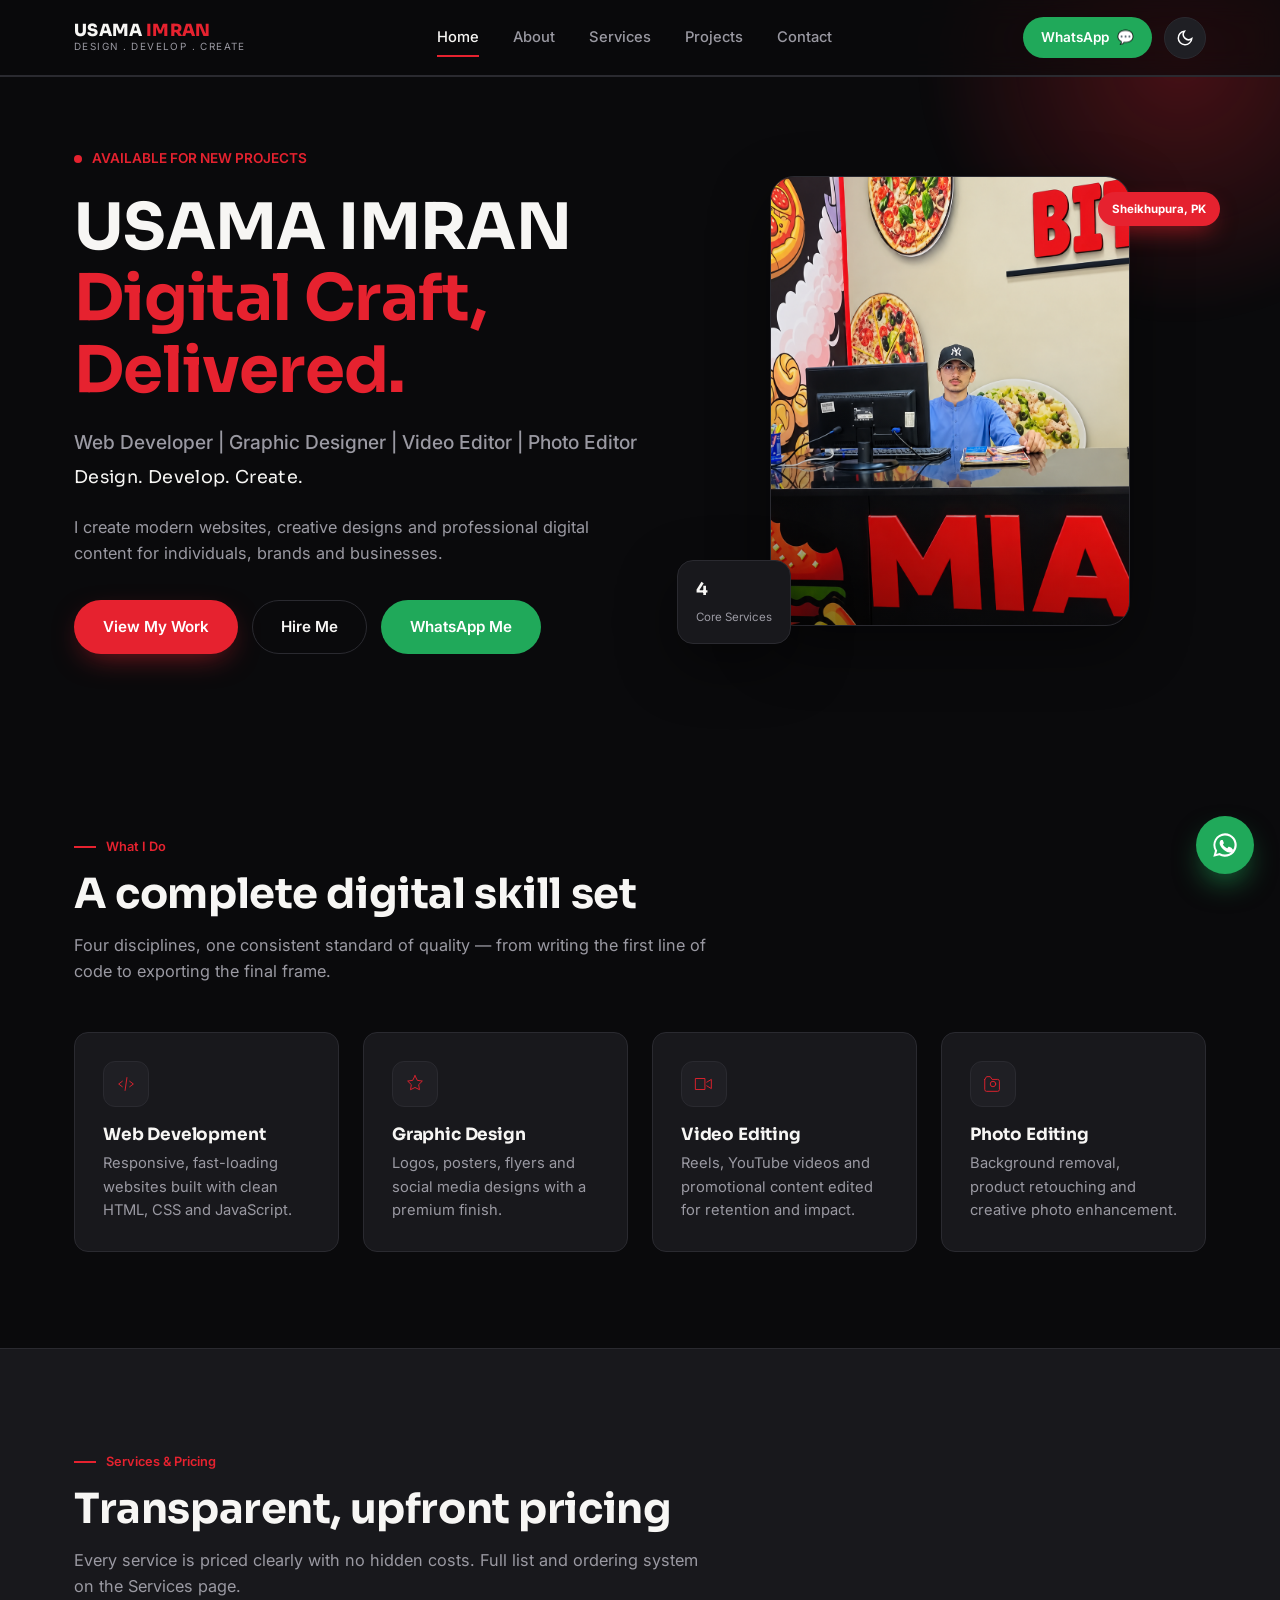
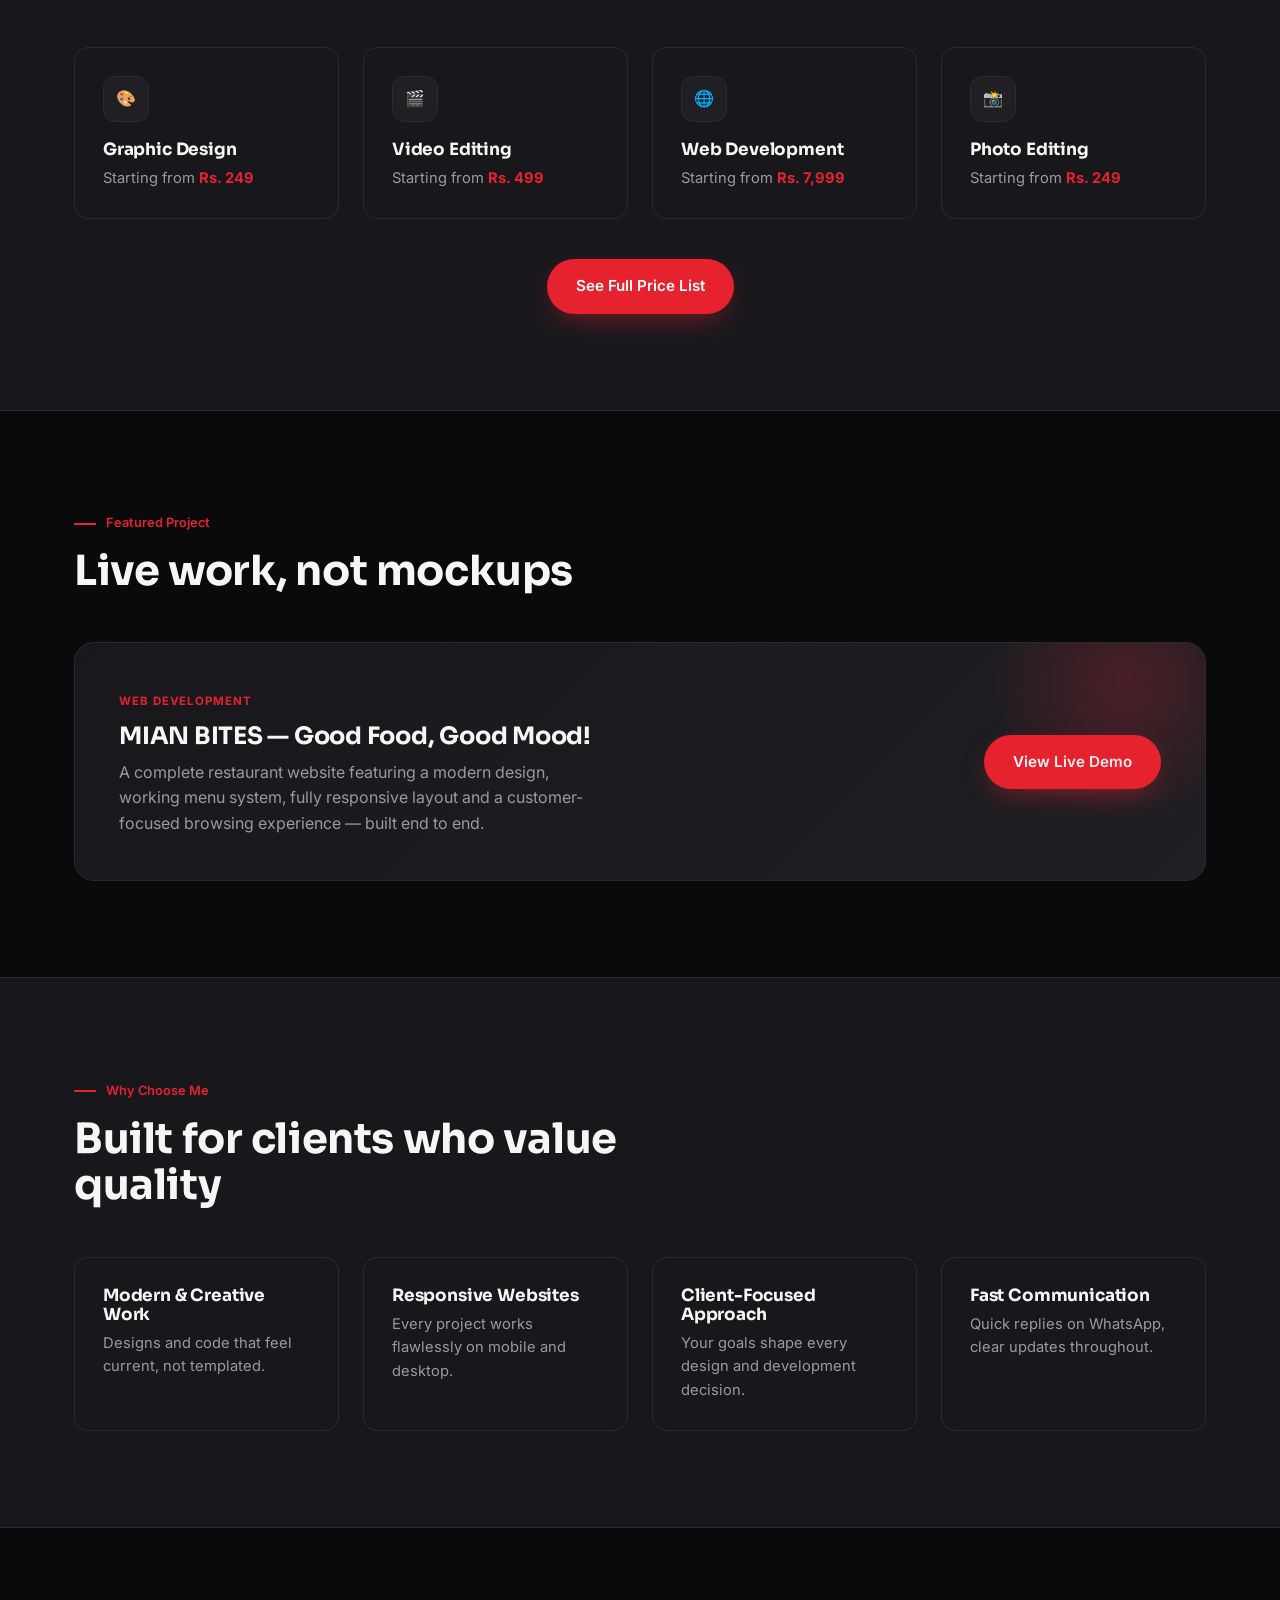
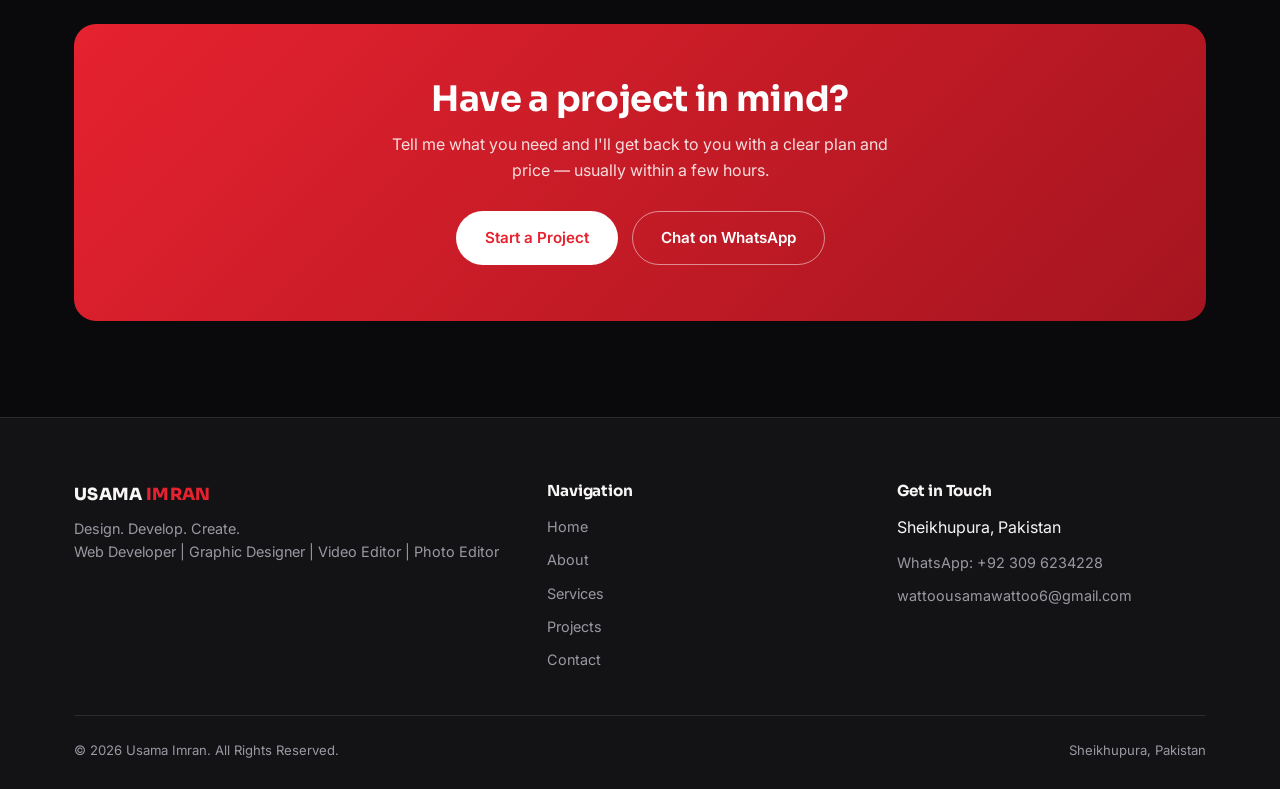
<file: index.html>
<!DOCTYPE html>
<html lang="en">
<head>
<meta charset="UTF-8">
<meta name="viewport" content="width=device-width, initial-scale=1.0">
<title>Usama Imran — Web Developer | Graphic Designer | Video Editor</title>
<meta name="description" content="Usama Imran is a web developer, graphic designer, video editor and photo editor based in Sheikhupura, Pakistan. Modern websites, creative designs and professional digital content for individuals, brands and businesses.">
<meta name="keywords" content="Usama Imran, web developer Pakistan, graphic designer Sheikhupura, video editor, photo editor, freelancer Pakistan, logo design, website development">
<meta name="author" content="Usama Imran">
<meta property="og:title" content="Usama Imran — Web Developer | Graphic Designer | Video Editor">
<meta property="og:description" content="Design. Develop. Create. Professional web development, graphic design, video editing and photo editing services.">
<meta property="og:type" content="website">
<meta property="og:image" content="images/usama.jpeg">
<link rel="icon" href="data:,">
<link rel="preconnect" href="https://fonts.googleapis.com">
<link rel="preconnect" href="https://fonts.gstatic.com" crossorigin>
<link href="https://fonts.googleapis.com/css2?family=Sora:wght@500;700;800&family=Inter:wght@400;500;600;700&display=swap" rel="stylesheet">
<link rel="stylesheet" href="style.css">
</head>
<body>

<!-- ===== NAVIGATION ===== -->
<header class="nav">
  <div class="container nav-inner">
    <a href="index.html" class="brand">
      <span class="brand-name">USAMA <span>IMRAN</span></span>
      <span class="brand-tag">DESIGN . DEVELOP . CREATE</span>
    </a>

    <nav class="nav-links" aria-label="Primary">
      <a href="index.html" data-nav-link>Home</a>
      <a href="about.html" data-nav-link>About</a>
      <a href="services.html" data-nav-link>Services</a>
      <a href="projects.html" data-nav-link>Projects</a>
      <a href="contact.html" data-nav-link>Contact</a>
    </nav>

    <div class="nav-actions">
      <a class="nav-whatsapp" href="https://wa.me/923096234228" target="_blank" rel="noopener"><span>WhatsApp</span> 💬</a>
      <button class="theme-toggle" data-theme-toggle aria-label="Toggle dark and light mode">
        <svg class="icon-moon" viewBox="0 0 24 24" fill="none" stroke="currentColor" stroke-width="2"><path d="M21 12.8A9 9 0 1111.2 3 7 7 0 0021 12.8z"/></svg>
        <svg class="icon-sun" viewBox="0 0 24 24" fill="none" stroke="currentColor" stroke-width="2"><circle cx="12" cy="12" r="4"/><path d="M12 2v2M12 20v2M4.9 4.9l1.4 1.4M17.7 17.7l1.4 1.4M2 12h2M20 12h2M4.9 19.1l1.4-1.4M17.7 6.3l1.4-1.4"/></svg>
      </button>
      <button class="hamburger" data-hamburger aria-label="Open menu"><span></span><span></span><span></span></button>
    </div>
  </div>
</header>

<div class="mobile-menu" data-mobile-menu>
  <div class="container">
    <a href="index.html" data-nav-link>Home</a>
    <a href="about.html" data-nav-link>About</a>
    <a href="services.html" data-nav-link>Services</a>
    <a href="projects.html" data-nav-link>Projects</a>
    <a href="contact.html" data-nav-link>Contact</a>
    <a class="btn btn-primary btn-block" href="https://wa.me/923096234228" target="_blank" rel="noopener">WhatsApp Me</a>
  </div>
</div>

<main>

  <!-- ===== HERO ===== -->
  <section class="hero">
    <div class="container hero-grid">
      <div>
        <div class="hero-kicker"><span class="dot"></span> AVAILABLE FOR NEW PROJECTS</div>
        <h1>USAMA IMRAN<span class="last">Digital Craft, Delivered.</span></h1>
        <p class="hero-role">Web Developer&nbsp;|&nbsp;Graphic Designer&nbsp;|&nbsp;Video Editor&nbsp;|&nbsp;Photo Editor</p>
        <p class="hero-tagline">Design. Develop. Create.</p>
        <p class="hero-desc">I create modern websites, creative designs and professional digital content for individuals, brands and businesses.</p>
        <div class="hero-btns">
          <a href="projects.html" class="btn btn-primary">View My Work</a>
          <a href="contact.html" class="btn btn-outline">Hire Me</a>
          <a href="https://wa.me/923096234228" target="_blank" rel="noopener" class="btn btn-whatsapp">WhatsApp Me</a>
        </div>
      </div>

      <div class="hero-visual">
        <div class="hero-frame">
          <img src="usama.png" alt="Usama Imran — Web Developer, Graphic Designer, Video Editor and Photo Editor" loading="eager">
        </div>
        <div class="hero-tick">Sheikhupura, PK</div>
        <div class="hero-badge">
          <div>
            <b>4</b>
            <span>Core Services</span>
          </div>
        </div>
      </div>
    </div>
  </section>

  <!-- ===== SKILLS PREVIEW ===== -->
  <section class="section" id="skills">
    <div class="container">
      <div class="section-head reveal">
        <span class="eyebrow">What I Do</span>
        <h2>A complete digital skill set</h2>
        <p>Four disciplines, one consistent standard of quality — from writing the first line of code to exporting the final frame.</p>
      </div>

      <div class="grid grid-4">
        <div class="card reveal">
          <div class="card-icon"><svg viewBox="0 0 24 24" fill="none" stroke-linecap="round" stroke-linejoin="round"><path d="M8 9l-4 3 4 3M16 9l4 3-4 3M13 5l-2 14"/></svg></div>
          <h3>Web Development</h3>
          <p>Responsive, fast-loading websites built with clean HTML, CSS and JavaScript.</p>
        </div>
        <div class="card reveal">
          <div class="card-icon"><svg viewBox="0 0 24 24" fill="none" stroke-linecap="round" stroke-linejoin="round"><path d="M12 3l2.5 5 5.5.8-4 3.9.9 5.5L12 15.8 7.1 18.2l.9-5.5-4-3.9L9.5 8 12 3z"/></svg></div>
          <h3>Graphic Design</h3>
          <p>Logos, posters, flyers and social media designs with a premium finish.</p>
        </div>
        <div class="card reveal">
          <div class="card-icon"><svg viewBox="0 0 24 24" fill="none" stroke-linecap="round" stroke-linejoin="round"><path d="M15 10l5-3v10l-5-3M3 6h10v12H3z"/></svg></div>
          <h3>Video Editing</h3>
          <p>Reels, YouTube videos and promotional content edited for retention and impact.</p>
        </div>
        <div class="card reveal">
          <div class="card-icon"><svg viewBox="0 0 24 24" fill="none" stroke-linecap="round" stroke-linejoin="round"><circle cx="12" cy="12" r="3"/><path d="M3 7l2-3h4l2 3h6a2 2 0 012 2v9a2 2 0 01-2 2H5a2 2 0 01-2-2V7z"/></svg></div>
          <h3>Photo Editing</h3>
          <p>Background removal, product retouching and creative photo enhancement.</p>
        </div>
      </div>
    </div>
  </section>

  <!-- ===== SERVICES PREVIEW ===== -->
  <section class="section" style="background:var(--surface);border-top:1px solid var(--line);border-bottom:1px solid var(--line);">
    <div class="container">
      <div class="section-head reveal">
        <span class="eyebrow">Services & Pricing</span>
        <h2>Transparent, upfront pricing</h2>
        <p>Every service is priced clearly with no hidden costs. Full list and ordering system on the Services page.</p>
      </div>
      <div class="grid grid-4">
        <div class="card reveal">
          <div class="card-icon">🎨</div>
          <h3>Graphic Design</h3>
          <p>Starting from <b style="color:var(--red)">Rs. 249</b></p>
        </div>
        <div class="card reveal">
          <div class="card-icon">🎬</div>
          <h3>Video Editing</h3>
          <p>Starting from <b style="color:var(--red)">Rs. 499</b></p>
        </div>
        <div class="card reveal">
          <div class="card-icon">🌐</div>
          <h3>Web Development</h3>
          <p>Starting from <b style="color:var(--red)">Rs. 7,999</b></p>
        </div>
        <div class="card reveal">
          <div class="card-icon">📸</div>
          <h3>Photo Editing</h3>
          <p>Starting from <b style="color:var(--red)">Rs. 249</b></p>
        </div>
      </div>
      <div style="text-align:center;margin-top:40px;">
        <a href="services.html" class="btn btn-primary">See Full Price List</a>
      </div>
    </div>
  </section>

  <!-- ===== FEATURED PROJECT ===== -->
  <section class="section">
    <div class="container">
      <div class="section-head reveal">
        <span class="eyebrow">Featured Project</span>
        <h2>Live work, not mockups</h2>
      </div>
      <div class="feature-box reveal">
        <div>
          <span class="feature-tag">WEB DEVELOPMENT</span>
          <h3>MIAN BITES — Good Food, Good Mood!</h3>
          <p>A complete restaurant website featuring a modern design, working menu system, fully responsive layout and a customer-focused browsing experience — built end to end.</p>
        </div>
        <a href="https://usamawattoo.github.io/MIAN-BITES-GOOD-FOOD-GOOD-MOOD/" target="_blank" rel="noopener" class="btn btn-primary">View Live Demo</a>
      </div>
    </div>
  </section>

  <!-- ===== WHY CHOOSE ME ===== -->
  <section class="section" style="background:var(--surface);border-top:1px solid var(--line);border-bottom:1px solid var(--line);">
    <div class="container">
      <div class="section-head reveal">
        <span class="eyebrow">Why Choose Me</span>
        <h2>Built for clients who value quality</h2>
      </div>
      <div class="grid grid-4">
        <div class="card reveal"><h3>Modern & Creative Work</h3><p>Designs and code that feel current, not templated.</p></div>
        <div class="card reveal"><h3>Responsive Websites</h3><p>Every project works flawlessly on mobile and desktop.</p></div>
        <div class="card reveal"><h3>Client-Focused Approach</h3><p>Your goals shape every design and development decision.</p></div>
        <div class="card reveal"><h3>Fast Communication</h3><p>Quick replies on WhatsApp, clear updates throughout.</p></div>
      </div>
    </div>
  </section>

  <!-- ===== CTA ===== -->
  <section class="section">
    <div class="container">
      <div class="cta-box reveal">
        <h2>Have a project in mind?</h2>
        <p>Tell me what you need and I'll get back to you with a clear plan and price — usually within a few hours.</p>
        <div class="hero-btns">
          <a href="contact.html" class="btn btn-ghost">Start a Project</a>
          <a href="https://wa.me/923096234228" target="_blank" rel="noopener" class="btn btn-outline">Chat on WhatsApp</a>
        </div>
      </div>
    </div>
  </section>

</main>

<!-- ===== FOOTER ===== -->
<footer class="footer">
  <div class="container">
    <div class="footer-grid">
      <div>
        <div class="brand-name" style="margin-bottom:8px;">USAMA <span style="color:var(--red)">IMRAN</span></div>
        <p>Design. Develop. Create.<br>Web Developer | Graphic Designer | Video Editor | Photo Editor</p>
      </div>
      <div>
        <h4>Navigation</h4>
        <div class="footer-links">
          <a href="index.html">Home</a>
          <a href="about.html">About</a>
          <a href="services.html">Services</a>
          <a href="projects.html">Projects</a>
          <a href="contact.html">Contact</a>
        </div>
      </div>
      <div>
        <h4>Get in Touch</h4>
        <div class="footer-links">
          <span>Sheikhupura, Pakistan</span>
          <a href="https://wa.me/923096234228" target="_blank" rel="noopener">WhatsApp: +92 309 6234228</a>
          <a href="mailto:wattoousamawattoo6@gmail.com">wattoousamawattoo6@gmail.com</a>
        </div>
      </div>
    </div>
    <div class="footer-bottom">
      <span>© <span data-year></span> Usama Imran. All Rights Reserved.</span>
      <span>Sheikhupura, Pakistan</span>
    </div>
  </div>
</footer>

<a class="float-whatsapp" href="https://wa.me/923096234228" target="_blank" rel="noopener" aria-label="Chat on WhatsApp">
  <svg viewBox="0 0 24 24"><path d="M17.5 14.4c-.3-.1-1.6-.8-1.9-.9-.3-.1-.4-.1-.6.1-.2.3-.7.9-.8 1-.2.2-.3.2-.5.1-1.5-.7-2.4-1.3-3.4-2.9-.3-.4.3-.4.7-1.3.1-.2 0-.3 0-.5-.1-.1-.6-1.4-.8-1.9-.2-.5-.4-.4-.6-.4h-.5c-.2 0-.5.1-.7.3-.3.3-1 1-1 2.4s1 2.8 1.2 3c.1.2 2 3 4.8 4.3.7.3 1.2.5 1.6.6.7.2 1.3.2 1.8.1.5-.1 1.6-.7 1.9-1.3.2-.6.2-1.1.2-1.2-.1-.1-.2-.2-.4-.3z"/><path d="M12 2a10 10 0 00-8.6 15L2 22l5.1-1.3A10 10 0 1012 2zm0 18.2a8.2 8.2 0 01-4.2-1.1l-.3-.2-3 .8.8-2.9-.2-.3A8.2 8.2 0 1112 20.2z"/></svg>
</a>
<button class="back-top" data-back-top aria-label="Back to top">↑</button>

<script src="script.js"></script>
</body>
</html>
</file>
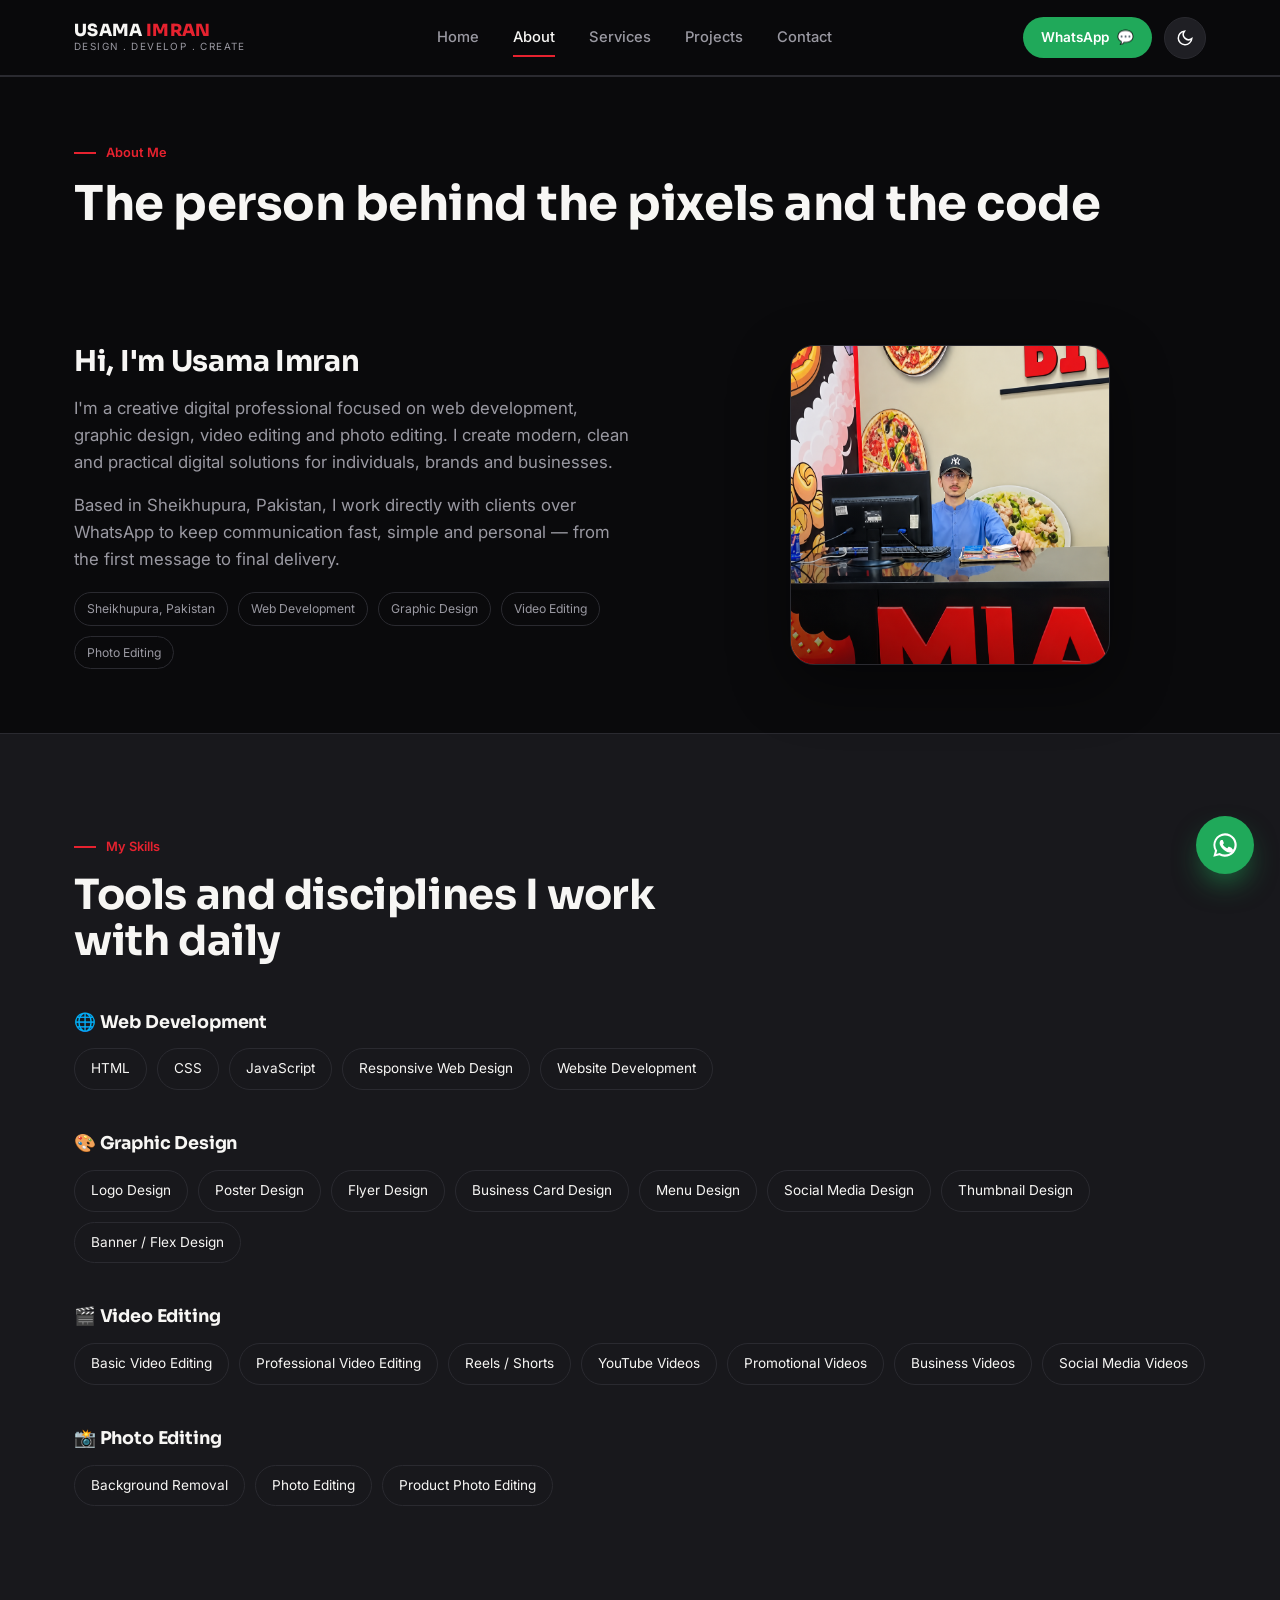
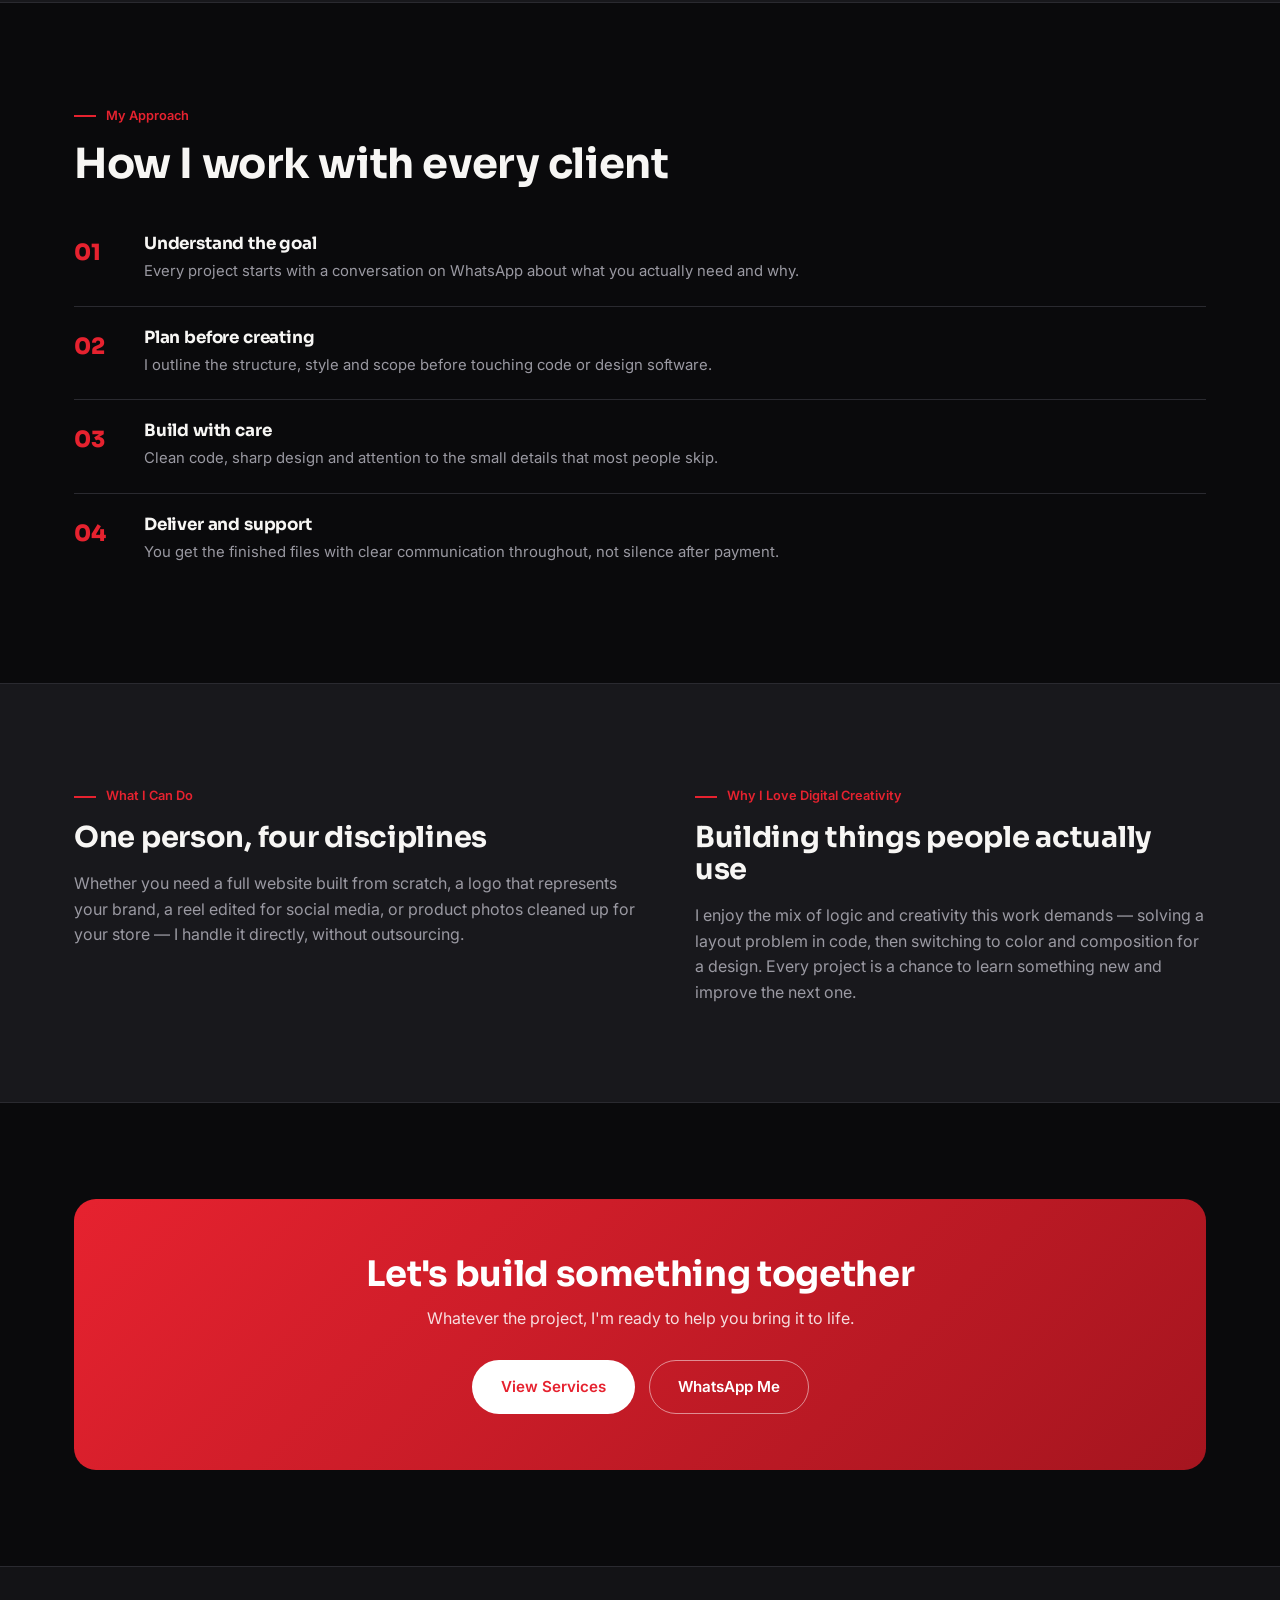
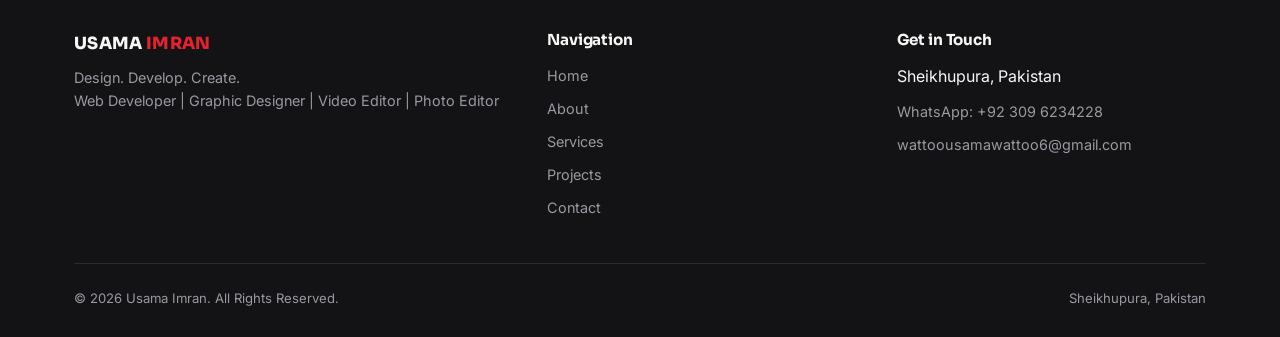
<file: about.html>
<!DOCTYPE html>
<html lang="en">
<head>
<meta charset="UTF-8">
<meta name="viewport" content="width=device-width, initial-scale=1.0">
<title>About Usama Imran — Web Developer & Digital Creative</title>
<meta name="description" content="Learn about Usama Imran, a creative digital professional from Sheikhupura, Pakistan specializing in web development, graphic design, video editing and photo editing.">
<meta name="keywords" content="Usama Imran about, web developer Pakistan, graphic designer, video editor, photo editor, freelancer">
<meta name="author" content="Usama Imran">
<meta property="og:title" content="About Usama Imran — Web Developer & Digital Creative">
<meta property="og:description" content="A creative digital professional focused on web development, graphic design, video editing and photo editing.">
<meta property="og:type" content="website">
<link rel="icon" href="data:,">
<link rel="preconnect" href="https://fonts.googleapis.com">
<link rel="preconnect" href="https://fonts.gstatic.com" crossorigin>
<link href="https://fonts.googleapis.com/css2?family=Sora:wght@500;700;800&family=Inter:wght@400;500;600;700&display=swap" rel="stylesheet">
<link rel="stylesheet" href="style.css">
</head>
<body>

<header class="nav">
  <div class="container nav-inner">
    <a href="index.html" class="brand">
      <span class="brand-name">USAMA <span>IMRAN</span></span>
      <span class="brand-tag">DESIGN . DEVELOP . CREATE</span>
    </a>
    <nav class="nav-links" aria-label="Primary">
      <a href="index.html" data-nav-link>Home</a>
      <a href="about.html" data-nav-link>About</a>
      <a href="services.html" data-nav-link>Services</a>
      <a href="projects.html" data-nav-link>Projects</a>
      <a href="contact.html" data-nav-link>Contact</a>
    </nav>
    <div class="nav-actions">
      <a class="nav-whatsapp" href="https://wa.me/923096234228" target="_blank" rel="noopener"><span>WhatsApp</span> 💬</a>
      <button class="theme-toggle" data-theme-toggle aria-label="Toggle dark and light mode">
        <svg class="icon-moon" viewBox="0 0 24 24" fill="none" stroke="currentColor" stroke-width="2"><path d="M21 12.8A9 9 0 1111.2 3 7 7 0 0021 12.8z"/></svg>
        <svg class="icon-sun" viewBox="0 0 24 24" fill="none" stroke="currentColor" stroke-width="2"><circle cx="12" cy="12" r="4"/><path d="M12 2v2M12 20v2M4.9 4.9l1.4 1.4M17.7 17.7l1.4 1.4M2 12h2M20 12h2M4.9 19.1l1.4-1.4M17.7 6.3l1.4-1.4"/></svg>
      </button>
      <button class="hamburger" data-hamburger aria-label="Open menu"><span></span><span></span><span></span></button>
    </div>
  </div>
</header>

<div class="mobile-menu" data-mobile-menu>
  <div class="container">
    <a href="index.html" data-nav-link>Home</a>
    <a href="about.html" data-nav-link>About</a>
    <a href="services.html" data-nav-link>Services</a>
    <a href="projects.html" data-nav-link>Projects</a>
    <a href="contact.html" data-nav-link>Contact</a>
    <a class="btn btn-primary btn-block" href="https://wa.me/923096234228" target="_blank" rel="noopener">WhatsApp Me</a>
  </div>
</div>

<main>

  <section class="page-hero">
    <div class="container">
      <span class="eyebrow">About Me</span>
      <h1>The person behind the pixels and the code</h1>
    </div>
  </section>

  <section class="section-tight">
    <div class="container hero-grid" style="align-items:flex-start;">
      <div class="reveal">
        <h2 style="font-size:1.8rem;margin-bottom:18px;">Hi, I'm Usama Imran</h2>
        <p style="color:var(--muted);font-size:1.05rem;">I'm a creative digital professional focused on web development, graphic design, video editing and photo editing. I create modern, clean and practical digital solutions for individuals, brands and businesses.</p>
        <p style="color:var(--muted);font-size:1.05rem;margin-top:16px;">Based in Sheikhupura, Pakistan, I work directly with clients over WhatsApp to keep communication fast, simple and personal — from the first message to final delivery.</p>
        <div class="badge-row">
          <span class="badge">Sheikhupura, Pakistan</span>
          <span class="badge">Web Development</span>
          <span class="badge">Graphic Design</span>
          <span class="badge">Video Editing</span>
          <span class="badge">Photo Editing</span>
        </div>
      </div>
      <div class="hero-visual reveal">
        <div class="hero-frame" style="aspect-ratio:1/1;max-width:320px;">
          <img src="usama.png" alt="Usama Imran">
        </div>
      </div>
    </div>
  </section>

  <!-- ===== MY SKILLS ===== -->
  <section class="section" style="background:var(--surface);border-top:1px solid var(--line);border-bottom:1px solid var(--line);">
    <div class="container">
      <div class="section-head reveal">
        <span class="eyebrow">My Skills</span>
        <h2>Tools and disciplines I work with daily</h2>
      </div>

      <div class="skill-block reveal">
        <h3>🌐 Web Development</h3>
        <div class="skill-tags">
          <span class="skill-tag">HTML</span>
          <span class="skill-tag">CSS</span>
          <span class="skill-tag">JavaScript</span>
          <span class="skill-tag">Responsive Web Design</span>
          <span class="skill-tag">Website Development</span>
        </div>
      </div>

      <div class="skill-block reveal">
        <h3>🎨 Graphic Design</h3>
        <div class="skill-tags">
          <span class="skill-tag">Logo Design</span>
          <span class="skill-tag">Poster Design</span>
          <span class="skill-tag">Flyer Design</span>
          <span class="skill-tag">Business Card Design</span>
          <span class="skill-tag">Menu Design</span>
          <span class="skill-tag">Social Media Design</span>
          <span class="skill-tag">Thumbnail Design</span>
          <span class="skill-tag">Banner / Flex Design</span>
        </div>
      </div>

      <div class="skill-block reveal">
        <h3>🎬 Video Editing</h3>
        <div class="skill-tags">
          <span class="skill-tag">Basic Video Editing</span>
          <span class="skill-tag">Professional Video Editing</span>
          <span class="skill-tag">Reels / Shorts</span>
          <span class="skill-tag">YouTube Videos</span>
          <span class="skill-tag">Promotional Videos</span>
          <span class="skill-tag">Business Videos</span>
          <span class="skill-tag">Social Media Videos</span>
        </div>
      </div>

      <div class="skill-block reveal" style="margin-bottom:0;">
        <h3>📸 Photo Editing</h3>
        <div class="skill-tags">
          <span class="skill-tag">Background Removal</span>
          <span class="skill-tag">Photo Editing</span>
          <span class="skill-tag">Product Photo Editing</span>
        </div>
      </div>
    </div>
  </section>

  <!-- ===== MY APPROACH ===== -->
  <section class="section">
    <div class="container">
      <div class="section-head reveal">
        <span class="eyebrow">My Approach</span>
        <h2>How I work with every client</h2>
      </div>
      <div class="approach-list">
        <div class="approach-item reveal">
          <span class="approach-num">01</span>
          <div><h3>Understand the goal</h3><p>Every project starts with a conversation on WhatsApp about what you actually need and why.</p></div>
        </div>
        <div class="approach-item reveal">
          <span class="approach-num">02</span>
          <div><h3>Plan before creating</h3><p>I outline the structure, style and scope before touching code or design software.</p></div>
        </div>
        <div class="approach-item reveal">
          <span class="approach-num">03</span>
          <div><h3>Build with care</h3><p>Clean code, sharp design and attention to the small details that most people skip.</p></div>
        </div>
        <div class="approach-item reveal" style="border-bottom:none;">
          <span class="approach-num">04</span>
          <div><h3>Deliver and support</h3><p>You get the finished files with clear communication throughout, not silence after payment.</p></div>
        </div>
      </div>
    </div>
  </section>

  <!-- ===== WHAT I CAN DO / WHY I LOVE CREATIVITY ===== -->
  <section class="section" style="background:var(--surface);border-top:1px solid var(--line);border-bottom:1px solid var(--line);">
    <div class="container hero-grid" style="align-items:flex-start;">
      <div class="reveal">
        <span class="eyebrow">What I Can Do</span>
        <h2 style="font-size:1.8rem;margin-bottom:18px;">One person, four disciplines</h2>
        <p style="color:var(--muted);">Whether you need a full website built from scratch, a logo that represents your brand, a reel edited for social media, or product photos cleaned up for your store — I handle it directly, without outsourcing.</p>
      </div>
      <div class="reveal">
        <span class="eyebrow">Why I Love Digital Creativity</span>
        <h2 style="font-size:1.8rem;margin-bottom:18px;">Building things people actually use</h2>
        <p style="color:var(--muted);">I enjoy the mix of logic and creativity this work demands — solving a layout problem in code, then switching to color and composition for a design. Every project is a chance to learn something new and improve the next one.</p>
      </div>
    </div>
  </section>

  <section class="section">
    <div class="container">
      <div class="cta-box reveal">
        <h2>Let's build something together</h2>
        <p>Whatever the project, I'm ready to help you bring it to life.</p>
        <div class="hero-btns">
          <a href="services.html" class="btn btn-ghost">View Services</a>
          <a href="https://wa.me/923096234228" target="_blank" rel="noopener" class="btn btn-outline">WhatsApp Me</a>
        </div>
      </div>
    </div>
  </section>

</main>

<footer class="footer">
  <div class="container">
    <div class="footer-grid">
      <div>
        <div class="brand-name" style="margin-bottom:8px;">USAMA <span style="color:var(--red)">IMRAN</span></div>
        <p>Design. Develop. Create.<br>Web Developer | Graphic Designer | Video Editor | Photo Editor</p>
      </div>
      <div>
        <h4>Navigation</h4>
        <div class="footer-links">
          <a href="index.html">Home</a>
          <a href="about.html">About</a>
          <a href="services.html">Services</a>
          <a href="projects.html">Projects</a>
          <a href="contact.html">Contact</a>
        </div>
      </div>
      <div>
        <h4>Get in Touch</h4>
        <div class="footer-links">
          <span>Sheikhupura, Pakistan</span>
          <a href="https://wa.me/923096234228" target="_blank" rel="noopener">WhatsApp: +92 309 6234228</a>
          <a href="mailto:wattoousamawattoo6@gmail.com">wattoousamawattoo6@gmail.com</a>
        </div>
      </div>
    </div>
    <div class="footer-bottom">
      <span>© <span data-year></span> Usama Imran. All Rights Reserved.</span>
      <span>Sheikhupura, Pakistan</span>
    </div>
  </div>
</footer>

<a class="float-whatsapp" href="https://wa.me/923096234228" target="_blank" rel="noopener" aria-label="Chat on WhatsApp">
  <svg viewBox="0 0 24 24"><path d="M17.5 14.4c-.3-.1-1.6-.8-1.9-.9-.3-.1-.4-.1-.6.1-.2.3-.7.9-.8 1-.2.2-.3.2-.5.1-1.5-.7-2.4-1.3-3.4-2.9-.3-.4.3-.4.7-1.3.1-.2 0-.3 0-.5-.1-.1-.6-1.4-.8-1.9-.2-.5-.4-.4-.6-.4h-.5c-.2 0-.5.1-.7.3-.3.3-1 1-1 2.4s1 2.8 1.2 3c.1.2 2 3 4.8 4.3.7.3 1.2.5 1.6.6.7.2 1.3.2 1.8.1.5-.1 1.6-.7 1.9-1.3.2-.6.2-1.1.2-1.2-.1-.1-.2-.2-.4-.3z"/><path d="M12 2a10 10 0 00-8.6 15L2 22l5.1-1.3A10 10 0 1012 2zm0 18.2a8.2 8.2 0 01-4.2-1.1l-.3-.2-3 .8.8-2.9-.2-.3A8.2 8.2 0 1112 20.2z"/></svg>
</a>
<button class="back-top" data-back-top aria-label="Back to top">↑</button>

<script src="script.js"></script>
</body>
</html>
</file>
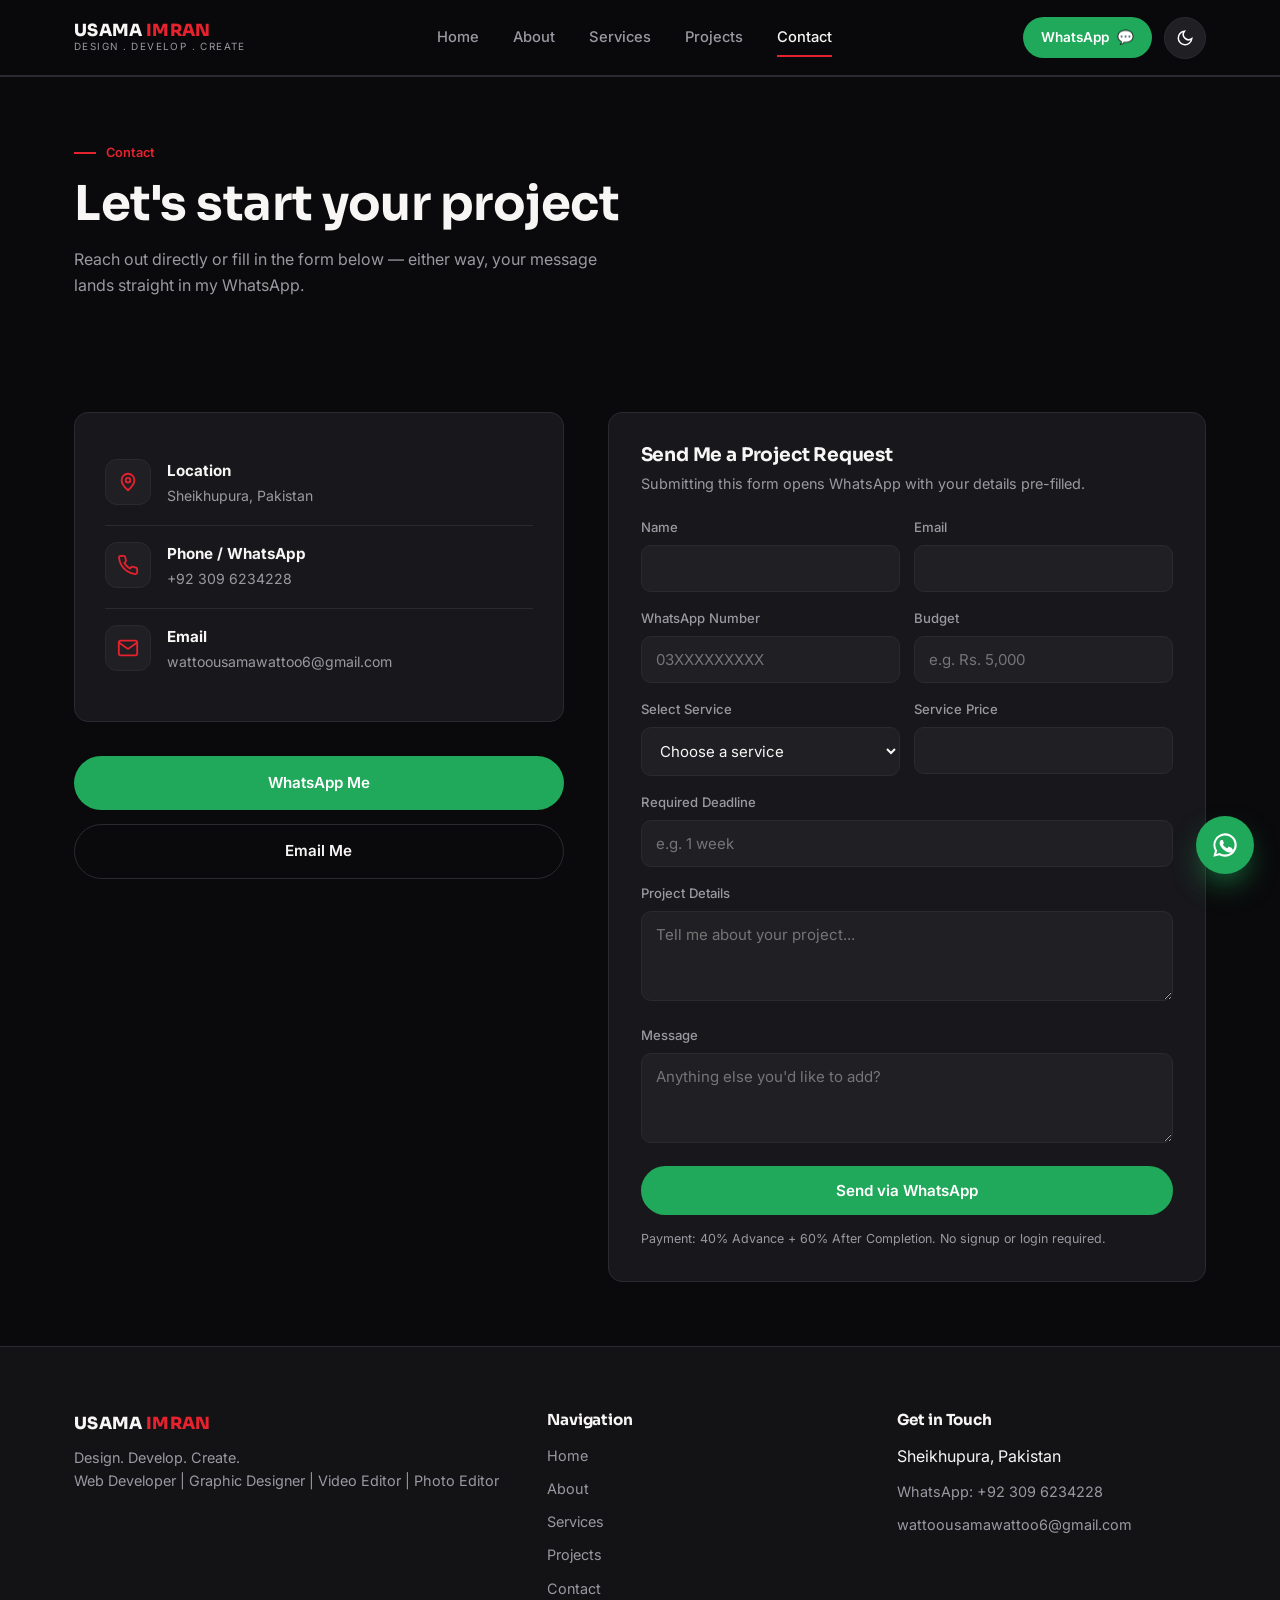
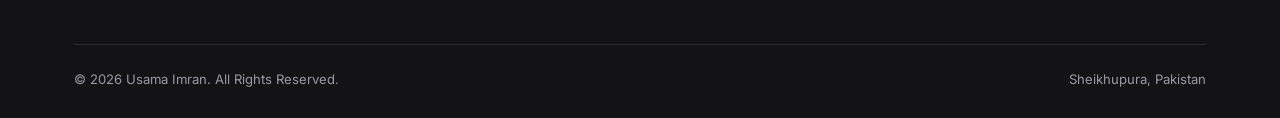
<file: contact.html>
<!DOCTYPE html>
<html lang="en">
<head>
<meta charset="UTF-8">
<meta name="viewport" content="width=device-width, initial-scale=1.0">
<title>Contact Usama Imran — Get a Quote on WhatsApp</title>
<meta name="description" content="Contact Usama Imran for web development, graphic design, video editing or photo editing. Based in Sheikhupura, Pakistan. Reach out via WhatsApp, email or the order form.">
<meta name="keywords" content="contact Usama Imran, hire web developer Pakistan, hire graphic designer, WhatsApp order, freelancer contact">
<meta name="author" content="Usama Imran">
<meta property="og:title" content="Contact Usama Imran">
<meta property="og:description" content="Reach out via WhatsApp, email or the contact form to start your project.">
<meta property="og:type" content="website">
<link rel="icon" href="data:,">
<link rel="preconnect" href="https://fonts.googleapis.com">
<link rel="preconnect" href="https://fonts.gstatic.com" crossorigin>
<link href="https://fonts.googleapis.com/css2?family=Sora:wght@500;700;800&family=Inter:wght@400;500;600;700&display=swap" rel="stylesheet">
<link rel="stylesheet" href="style.css">
</head>
<body>

<header class="nav">
  <div class="container nav-inner">
    <a href="index.html" class="brand">
      <span class="brand-name">USAMA <span>IMRAN</span></span>
      <span class="brand-tag">DESIGN . DEVELOP . CREATE</span>
    </a>
    <nav class="nav-links" aria-label="Primary">
      <a href="index.html" data-nav-link>Home</a>
      <a href="about.html" data-nav-link>About</a>
      <a href="services.html" data-nav-link>Services</a>
      <a href="projects.html" data-nav-link>Projects</a>
      <a href="contact.html" data-nav-link>Contact</a>
    </nav>
    <div class="nav-actions">
      <a class="nav-whatsapp" href="https://wa.me/923096234228" target="_blank" rel="noopener"><span>WhatsApp</span> 💬</a>
      <button class="theme-toggle" data-theme-toggle aria-label="Toggle dark and light mode">
        <svg class="icon-moon" viewBox="0 0 24 24" fill="none" stroke="currentColor" stroke-width="2"><path d="M21 12.8A9 9 0 1111.2 3 7 7 0 0021 12.8z"/></svg>
        <svg class="icon-sun" viewBox="0 0 24 24" fill="none" stroke="currentColor" stroke-width="2"><circle cx="12" cy="12" r="4"/><path d="M12 2v2M12 20v2M4.9 4.9l1.4 1.4M17.7 17.7l1.4 1.4M2 12h2M20 12h2M4.9 19.1l1.4-1.4M17.7 6.3l1.4-1.4"/></svg>
      </button>
      <button class="hamburger" data-hamburger aria-label="Open menu"><span></span><span></span><span></span></button>
    </div>
  </div>
</header>

<div class="mobile-menu" data-mobile-menu>
  <div class="container">
    <a href="index.html" data-nav-link>Home</a>
    <a href="about.html" data-nav-link>About</a>
    <a href="services.html" data-nav-link>Services</a>
    <a href="projects.html" data-nav-link>Projects</a>
    <a href="contact.html" data-nav-link>Contact</a>
    <a class="btn btn-primary btn-block" href="https://wa.me/923096234228" target="_blank" rel="noopener">WhatsApp Me</a>
  </div>
</div>

<main>

  <section class="page-hero">
    <div class="container">
      <span class="eyebrow">Contact</span>
      <h1>Let's start your project</h1>
      <p>Reach out directly or fill in the form below — either way, your message lands straight in my WhatsApp.</p>
    </div>
  </section>

  <section class="section-tight">
    <div class="container contact-grid">

      <!-- LEFT: Contact info -->
      <div class="reveal">
        <div class="contact-info-card">
          <div class="contact-row">
            <div class="card-icon"><svg viewBox="0 0 24 24" fill="none" stroke="currentColor" stroke-width="2"><path d="M12 21s-7-6.2-7-11a7 7 0 0114 0c0 4.8-7 11-7 11z"/><circle cx="12" cy="10" r="2.5"/></svg></div>
            <div><b>Location</b><span>Sheikhupura, Pakistan</span></div>
          </div>
          <div class="contact-row">
            <div class="card-icon"><svg viewBox="0 0 24 24" fill="none" stroke="currentColor" stroke-width="2"><path d="M22 16.9v3a2 2 0 01-2.2 2 19.8 19.8 0 01-8.6-3 19.5 19.5 0 01-6-6 19.8 19.8 0 01-3-8.7A2 2 0 014.1 2h3a2 2 0 012 1.7c.1.9.3 1.8.6 2.7a2 2 0 01-.4 2.1L8 9.9a16 16 0 006 6l1.4-1.4a2 2 0 012.1-.4c.9.3 1.8.5 2.7.6a2 2 0 011.8 2.2z"/></svg></div>
            <div><b>Phone / WhatsApp</b><span>+92 309 6234228</span></div>
          </div>
          <div class="contact-row">
            <div class="card-icon"><svg viewBox="0 0 24 24" fill="none" stroke="currentColor" stroke-width="2"><rect x="2" y="4" width="20" height="16" rx="2"/><path d="M2 6l10 7 10-7"/></svg></div>
            <div><b>Email</b><span>wattoousamawattoo6@gmail.com</span></div>
          </div>
        </div>

        <div class="hero-btns">
          <a href="https://wa.me/923096234228" target="_blank" rel="noopener" class="btn btn-whatsapp btn-block">WhatsApp Me</a>
          <a href="mailto:wattoousamawattoo6@gmail.com" class="btn btn-outline btn-block">Email Me</a>
        </div>
      </div>

      <!-- RIGHT: Contact / Order form -->
      <div class="form-card reveal">
        <h3 style="margin-bottom:6px;">Send Me a Project Request</h3>
        <p style="color:var(--muted);font-size:.9rem;margin-bottom:22px;">Submitting this form opens WhatsApp with your details pre-filled.</p>

        <div class="form-success" data-form-success>WhatsApp is opening with your message. If it didn't open, tap "WhatsApp Me" above.</div>

        <form data-contact-form novalidate>
          <div class="field-row">
            <div class="field">
              <label for="c-name">Name</label>
              <input type="text" id="c-name" name="name" required>
              <span class="error-text">Please enter your name.</span>
            </div>
            <div class="field">
              <label for="c-email">Email</label>
              <input type="email" id="c-email" name="email" required>
              <span class="error-text">Please enter a valid email.</span>
            </div>
          </div>

          <div class="field-row">
            <div class="field">
              <label for="c-whatsapp">WhatsApp Number</label>
              <input type="tel" id="c-whatsapp" name="whatsapp" placeholder="03XXXXXXXXX" required>
              <span class="error-text">Enter a valid WhatsApp number.</span>
            </div>
            <div class="field">
              <label for="c-budget">Budget</label>
              <input type="text" id="c-budget" name="budget" placeholder="e.g. Rs. 5,000">
            </div>
          </div>

          <div class="field-row">
            <div class="field">
              <label for="c-service">Select Service</label>
              <select id="c-service" data-contact-service name="service" required>
                <option value="" disabled selected>Choose a service</option>
              </select>
              <span class="error-text">Please select a service.</span>
            </div>
            <div class="field">
              <label for="c-price">Service Price</label>
              <input type="text" id="c-price" data-contact-price name="price" readonly>
            </div>
          </div>

          <div class="field">
            <label for="c-deadline">Required Deadline</label>
            <input type="text" id="c-deadline" name="deadline" placeholder="e.g. 1 week">
          </div>

          <div class="field">
            <label for="c-details">Project Details</label>
            <textarea id="c-details" name="details" placeholder="Tell me about your project..." required></textarea>
            <span class="error-text">Please add a few project details.</span>
          </div>

          <div class="field">
            <label for="c-message">Message</label>
            <textarea id="c-message" name="message" placeholder="Anything else you'd like to add?"></textarea>
          </div>

          <button type="submit" class="btn btn-whatsapp btn-block">Send via WhatsApp</button>
          <p class="form-note">Payment: 40% Advance + 60% After Completion. No signup or login required.</p>
        </form>
      </div>

    </div>
  </section>

</main>

<footer class="footer">
  <div class="container">
    <div class="footer-grid">
      <div>
        <div class="brand-name" style="margin-bottom:8px;">USAMA <span style="color:var(--red)">IMRAN</span></div>
        <p>Design. Develop. Create.<br>Web Developer | Graphic Designer | Video Editor | Photo Editor</p>
      </div>
      <div>
        <h4>Navigation</h4>
        <div class="footer-links">
          <a href="index.html">Home</a>
          <a href="about.html">About</a>
          <a href="services.html">Services</a>
          <a href="projects.html">Projects</a>
          <a href="contact.html">Contact</a>
        </div>
      </div>
      <div>
        <h4>Get in Touch</h4>
        <div class="footer-links">
          <span>Sheikhupura, Pakistan</span>
          <a href="https://wa.me/923096234228" target="_blank" rel="noopener">WhatsApp: +92 309 6234228</a>
          <a href="mailto:wattoousamawattoo6@gmail.com">wattoousamawattoo6@gmail.com</a>
        </div>
      </div>
    </div>
    <div class="footer-bottom">
      <span>© <span data-year></span> Usama Imran. All Rights Reserved.</span>
      <span>Sheikhupura, Pakistan</span>
    </div>
  </div>
</footer>

<a class="float-whatsapp" href="https://wa.me/923096234228" target="_blank" rel="noopener" aria-label="Chat on WhatsApp">
  <svg viewBox="0 0 24 24"><path d="M17.5 14.4c-.3-.1-1.6-.8-1.9-.9-.3-.1-.4-.1-.6.1-.2.3-.7.9-.8 1-.2.2-.3.2-.5.1-1.5-.7-2.4-1.3-3.4-2.9-.3-.4.3-.4.7-1.3.1-.2 0-.3 0-.5-.1-.1-.6-1.4-.8-1.9-.2-.5-.4-.4-.6-.4h-.5c-.2 0-.5.1-.7.3-.3.3-1 1-1 2.4s1 2.8 1.2 3c.1.2 2 3 4.8 4.3.7.3 1.2.5 1.6.6.7.2 1.3.2 1.8.1.5-.1 1.6-.7 1.9-1.3.2-.6.2-1.1.2-1.2-.1-.1-.2-.2-.4-.3z"/><path d="M12 2a10 10 0 00-8.6 15L2 22l5.1-1.3A10 10 0 1012 2zm0 18.2a8.2 8.2 0 01-4.2-1.1l-.3-.2-3 .8.8-2.9-.2-.3A8.2 8.2 0 1112 20.2z"/></svg>
</a>
<button class="back-top" data-back-top aria-label="Back to top">↑</button>

<script src="script.js"></script>
</body>
</html>
</file>
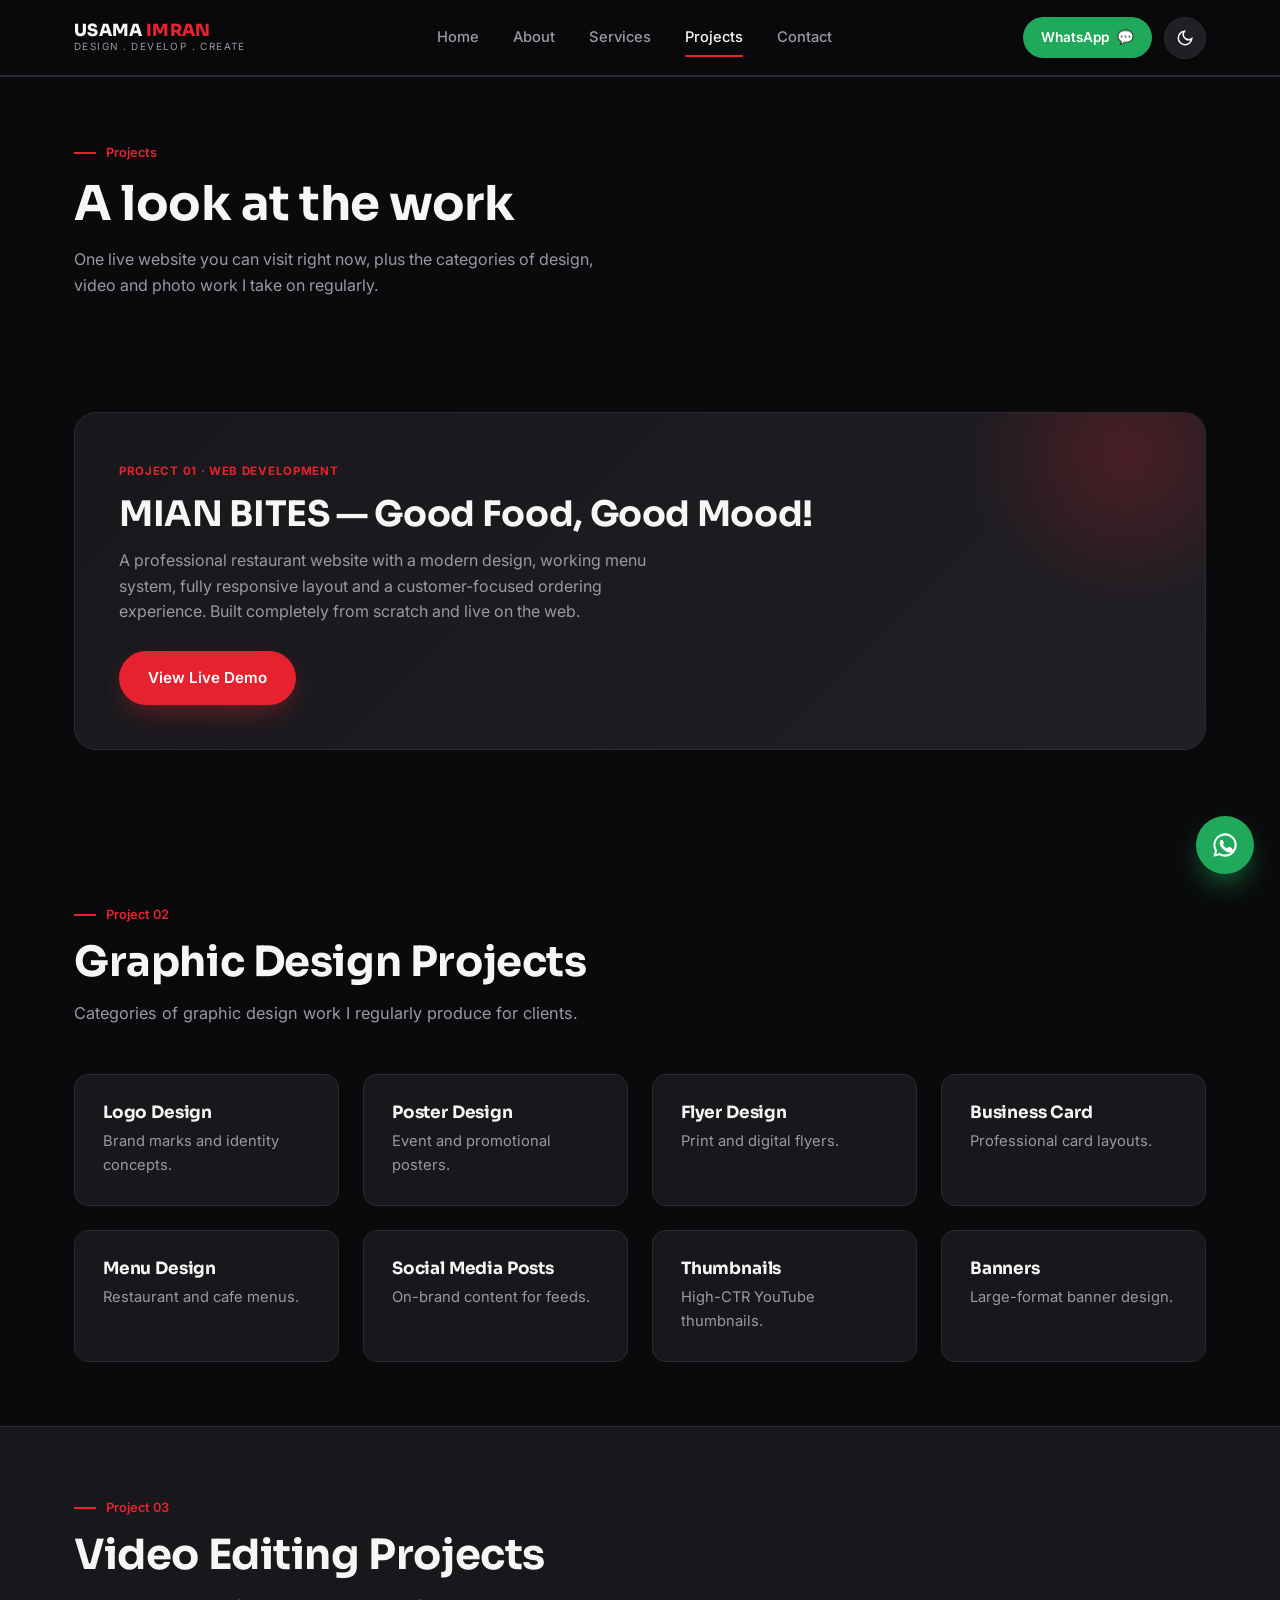
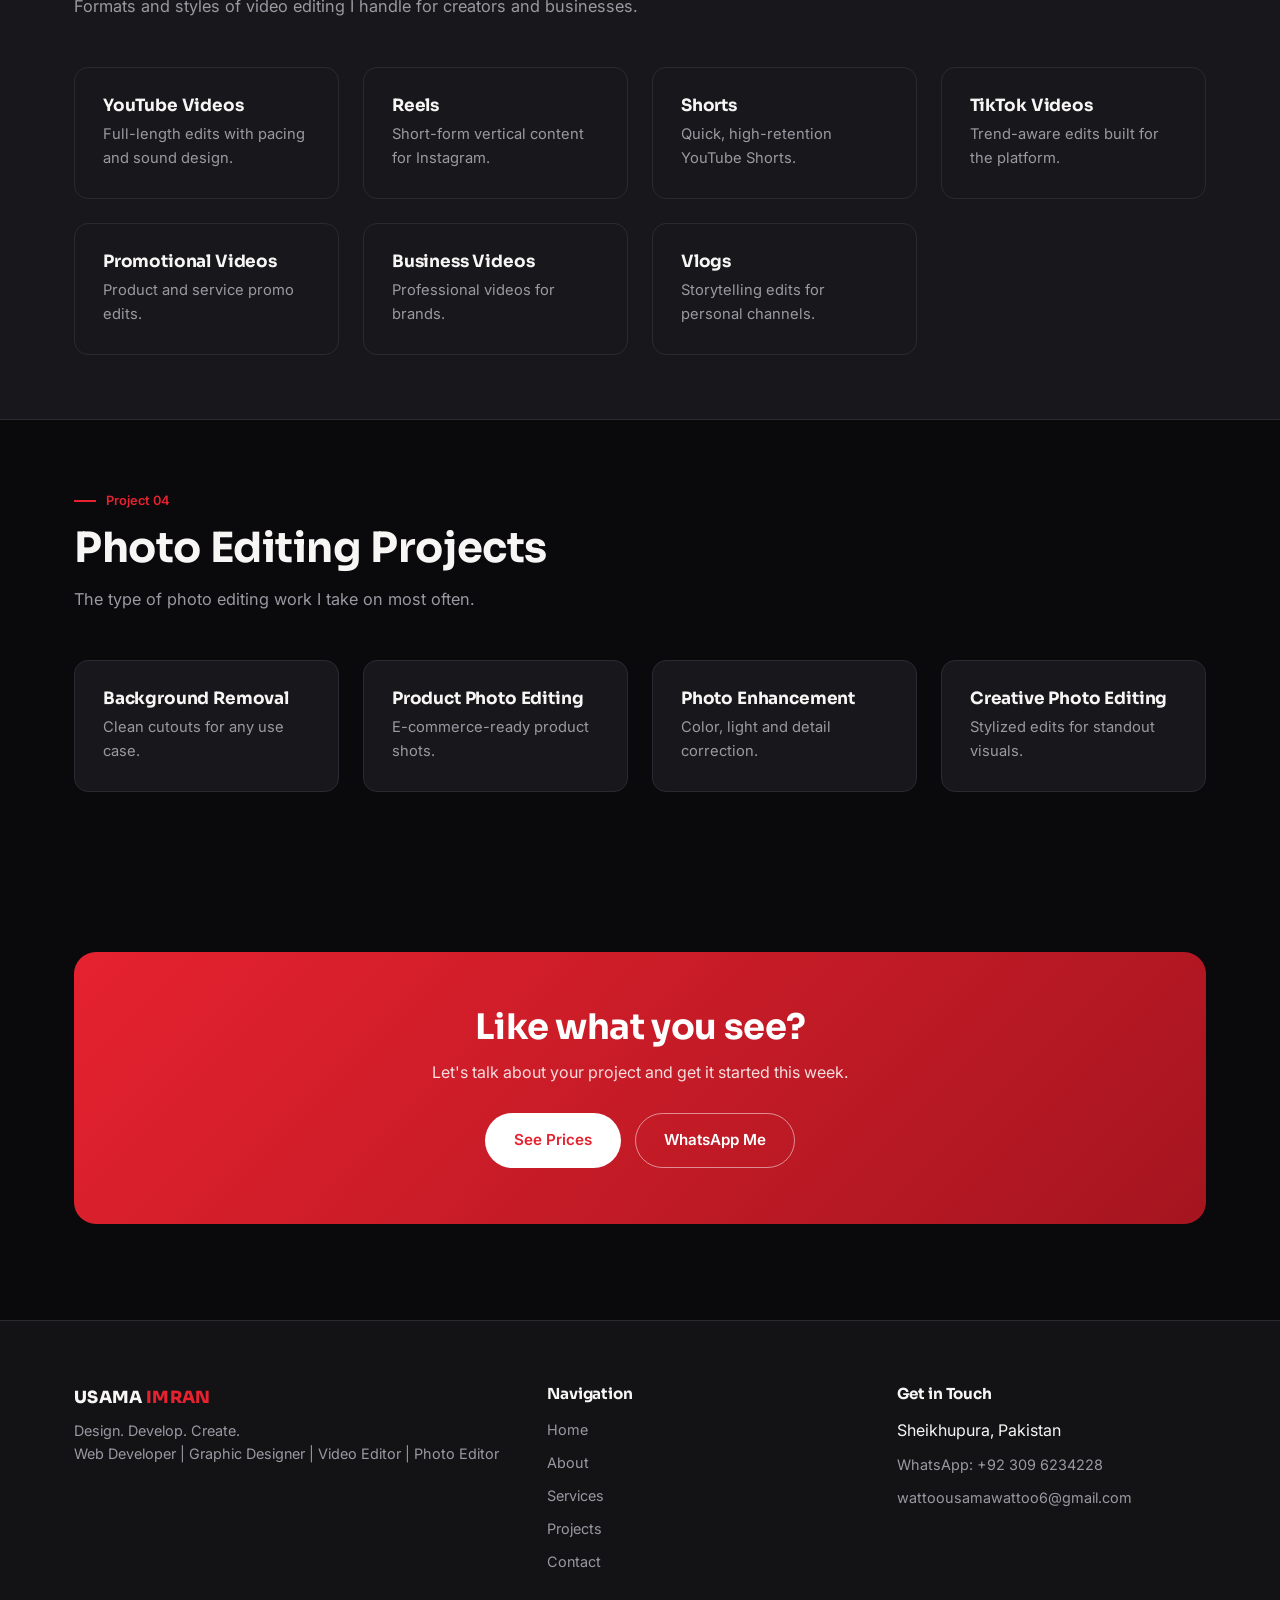
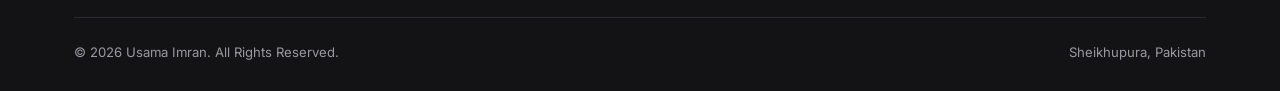
<file: projects.html>
<!DOCTYPE html>
<html lang="en">
<head>
<meta charset="UTF-8">
<meta name="viewport" content="width=device-width, initial-scale=1.0">
<title>Projects & Portfolio — Usama Imran</title>
<meta name="description" content="Explore Usama Imran's portfolio including the live MIAN BITES restaurant website, graphic design work, video editing projects and photo editing samples.">
<meta name="keywords" content="Usama Imran portfolio, MIAN BITES website, web development project, graphic design portfolio, video editing portfolio">
<meta name="author" content="Usama Imran">
<meta property="og:title" content="Projects & Portfolio — Usama Imran">
<meta property="og:description" content="Live web development project plus graphic design, video editing and photo editing work.">
<meta property="og:type" content="website">
<link rel="icon" href="data:,">
<link rel="preconnect" href="https://fonts.googleapis.com">
<link rel="preconnect" href="https://fonts.gstatic.com" crossorigin>
<link href="https://fonts.googleapis.com/css2?family=Sora:wght@500;700;800&family=Inter:wght@400;500;600;700&display=swap" rel="stylesheet">
<link rel="stylesheet" href="style.css">
</head>
<body>

<header class="nav">
  <div class="container nav-inner">
    <a href="index.html" class="brand">
      <span class="brand-name">USAMA <span>IMRAN</span></span>
      <span class="brand-tag">DESIGN . DEVELOP . CREATE</span>
    </a>
    <nav class="nav-links" aria-label="Primary">
      <a href="index.html" data-nav-link>Home</a>
      <a href="about.html" data-nav-link>About</a>
      <a href="services.html" data-nav-link>Services</a>
      <a href="projects.html" data-nav-link>Projects</a>
      <a href="contact.html" data-nav-link>Contact</a>
    </nav>
    <div class="nav-actions">
      <a class="nav-whatsapp" href="https://wa.me/923096234228" target="_blank" rel="noopener"><span>WhatsApp</span> 💬</a>
      <button class="theme-toggle" data-theme-toggle aria-label="Toggle dark and light mode">
        <svg class="icon-moon" viewBox="0 0 24 24" fill="none" stroke="currentColor" stroke-width="2"><path d="M21 12.8A9 9 0 1111.2 3 7 7 0 0021 12.8z"/></svg>
        <svg class="icon-sun" viewBox="0 0 24 24" fill="none" stroke="currentColor" stroke-width="2"><circle cx="12" cy="12" r="4"/><path d="M12 2v2M12 20v2M4.9 4.9l1.4 1.4M17.7 17.7l1.4 1.4M2 12h2M20 12h2M4.9 19.1l1.4-1.4M17.7 6.3l1.4-1.4"/></svg>
      </button>
      <button class="hamburger" data-hamburger aria-label="Open menu"><span></span><span></span><span></span></button>
    </div>
  </div>
</header>

<div class="mobile-menu" data-mobile-menu>
  <div class="container">
    <a href="index.html" data-nav-link>Home</a>
    <a href="about.html" data-nav-link>About</a>
    <a href="services.html" data-nav-link>Services</a>
    <a href="projects.html" data-nav-link>Projects</a>
    <a href="contact.html" data-nav-link>Contact</a>
    <a class="btn btn-primary btn-block" href="https://wa.me/923096234228" target="_blank" rel="noopener">WhatsApp Me</a>
  </div>
</div>

<main>

  <section class="page-hero">
    <div class="container">
      <span class="eyebrow">Projects</span>
      <h1>A look at the work</h1>
      <p>One live website you can visit right now, plus the categories of design, video and photo work I take on regularly.</p>
    </div>
  </section>

  <!-- ===== PROJECT 01 — MIAN BITES ===== -->
  <section class="section-tight">
    <div class="container">
      <div class="project-hero reveal">
        <span class="project-cat">PROJECT 01 · WEB DEVELOPMENT</span>
        <h2>MIAN BITES — Good Food, Good Mood!</h2>
        <p>A professional restaurant website with a modern design, working menu system, fully responsive layout and a customer-focused ordering experience. Built completely from scratch and live on the web.</p>
        <a href="https://usamawattoo.github.io/MIAN-BITES-GOOD-FOOD-GOOD-MOOD/" target="_blank" rel="noopener" class="btn btn-primary">View Live Demo</a>
      </div>
    </div>
  </section>

  <!-- ===== PROJECT 02 — GRAPHIC DESIGN ===== -->
  <section class="section-tight">
    <div class="container">
      <div class="section-head reveal">
        <span class="eyebrow">Project 02</span>
        <h2>Graphic Design Projects</h2>
        <p>Categories of graphic design work I regularly produce for clients.</p>
      </div>
      <div class="grid grid-4">
        <div class="card reveal"><h3>Logo Design</h3><p>Brand marks and identity concepts.</p></div>
        <div class="card reveal"><h3>Poster Design</h3><p>Event and promotional posters.</p></div>
        <div class="card reveal"><h3>Flyer Design</h3><p>Print and digital flyers.</p></div>
        <div class="card reveal"><h3>Business Card</h3><p>Professional card layouts.</p></div>
        <div class="card reveal"><h3>Menu Design</h3><p>Restaurant and cafe menus.</p></div>
        <div class="card reveal"><h3>Social Media Posts</h3><p>On-brand content for feeds.</p></div>
        <div class="card reveal"><h3>Thumbnails</h3><p>High-CTR YouTube thumbnails.</p></div>
        <div class="card reveal"><h3>Banners</h3><p>Large-format banner design.</p></div>
      </div>
    </div>
  </section>

  <!-- ===== PROJECT 03 — VIDEO EDITING ===== -->
  <section class="section-tight" style="background:var(--surface);border-top:1px solid var(--line);border-bottom:1px solid var(--line);">
    <div class="container">
      <div class="section-head reveal">
        <span class="eyebrow">Project 03</span>
        <h2>Video Editing Projects</h2>
        <p>Formats and styles of video editing I handle for creators and businesses.</p>
      </div>
      <div class="grid grid-4">
        <div class="card reveal"><h3>YouTube Videos</h3><p>Full-length edits with pacing and sound design.</p></div>
        <div class="card reveal"><h3>Reels</h3><p>Short-form vertical content for Instagram.</p></div>
        <div class="card reveal"><h3>Shorts</h3><p>Quick, high-retention YouTube Shorts.</p></div>
        <div class="card reveal"><h3>TikTok Videos</h3><p>Trend-aware edits built for the platform.</p></div>
        <div class="card reveal"><h3>Promotional Videos</h3><p>Product and service promo edits.</p></div>
        <div class="card reveal"><h3>Business Videos</h3><p>Professional videos for brands.</p></div>
        <div class="card reveal"><h3>Vlogs</h3><p>Storytelling edits for personal channels.</p></div>
      </div>
    </div>
  </section>

  <!-- ===== PROJECT 04 — PHOTO EDITING ===== -->
  <section class="section-tight">
    <div class="container">
      <div class="section-head reveal">
        <span class="eyebrow">Project 04</span>
        <h2>Photo Editing Projects</h2>
        <p>The type of photo editing work I take on most often.</p>
      </div>
      <div class="grid grid-4">
        <div class="card reveal"><h3>Background Removal</h3><p>Clean cutouts for any use case.</p></div>
        <div class="card reveal"><h3>Product Photo Editing</h3><p>E-commerce-ready product shots.</p></div>
        <div class="card reveal"><h3>Photo Enhancement</h3><p>Color, light and detail correction.</p></div>
        <div class="card reveal"><h3>Creative Photo Editing</h3><p>Stylized edits for standout visuals.</p></div>
      </div>
    </div>
  </section>

  <section class="section">
    <div class="container">
      <div class="cta-box reveal">
        <h2>Like what you see?</h2>
        <p>Let's talk about your project and get it started this week.</p>
        <div class="hero-btns">
          <a href="services.html" class="btn btn-ghost">See Prices</a>
          <a href="https://wa.me/923096234228" target="_blank" rel="noopener" class="btn btn-outline">WhatsApp Me</a>
        </div>
      </div>
    </div>
  </section>

</main>

<footer class="footer">
  <div class="container">
    <div class="footer-grid">
      <div>
        <div class="brand-name" style="margin-bottom:8px;">USAMA <span style="color:var(--red)">IMRAN</span></div>
        <p>Design. Develop. Create.<br>Web Developer | Graphic Designer | Video Editor | Photo Editor</p>
      </div>
      <div>
        <h4>Navigation</h4>
        <div class="footer-links">
          <a href="index.html">Home</a>
          <a href="about.html">About</a>
          <a href="services.html">Services</a>
          <a href="projects.html">Projects</a>
          <a href="contact.html">Contact</a>
        </div>
      </div>
      <div>
        <h4>Get in Touch</h4>
        <div class="footer-links">
          <span>Sheikhupura, Pakistan</span>
          <a href="https://wa.me/923096234228" target="_blank" rel="noopener">WhatsApp: +92 309 6234228</a>
          <a href="mailto:wattoousamawattoo6@gmail.com">wattoousamawattoo6@gmail.com</a>
        </div>
      </div>
    </div>
    <div class="footer-bottom">
      <span>© <span data-year></span> Usama Imran. All Rights Reserved.</span>
      <span>Sheikhupura, Pakistan</span>
    </div>
  </div>
</footer>

<a class="float-whatsapp" href="https://wa.me/923096234228" target="_blank" rel="noopener" aria-label="Chat on WhatsApp">
  <svg viewBox="0 0 24 24"><path d="M17.5 14.4c-.3-.1-1.6-.8-1.9-.9-.3-.1-.4-.1-.6.1-.2.3-.7.9-.8 1-.2.2-.3.2-.5.1-1.5-.7-2.4-1.3-3.4-2.9-.3-.4.3-.4.7-1.3.1-.2 0-.3 0-.5-.1-.1-.6-1.4-.8-1.9-.2-.5-.4-.4-.6-.4h-.5c-.2 0-.5.1-.7.3-.3.3-1 1-1 2.4s1 2.8 1.2 3c.1.2 2 3 4.8 4.3.7.3 1.2.5 1.6.6.7.2 1.3.2 1.8.1.5-.1 1.6-.7 1.9-1.3.2-.6.2-1.1.2-1.2-.1-.1-.2-.2-.4-.3z"/><path d="M12 2a10 10 0 00-8.6 15L2 22l5.1-1.3A10 10 0 1012 2zm0 18.2a8.2 8.2 0 01-4.2-1.1l-.3-.2-3 .8.8-2.9-.2-.3A8.2 8.2 0 1112 20.2z"/></svg>
</a>
<button class="back-top" data-back-top aria-label="Back to top">↑</button>

<script src="script.js"></script>
</body>
</html>
</file>
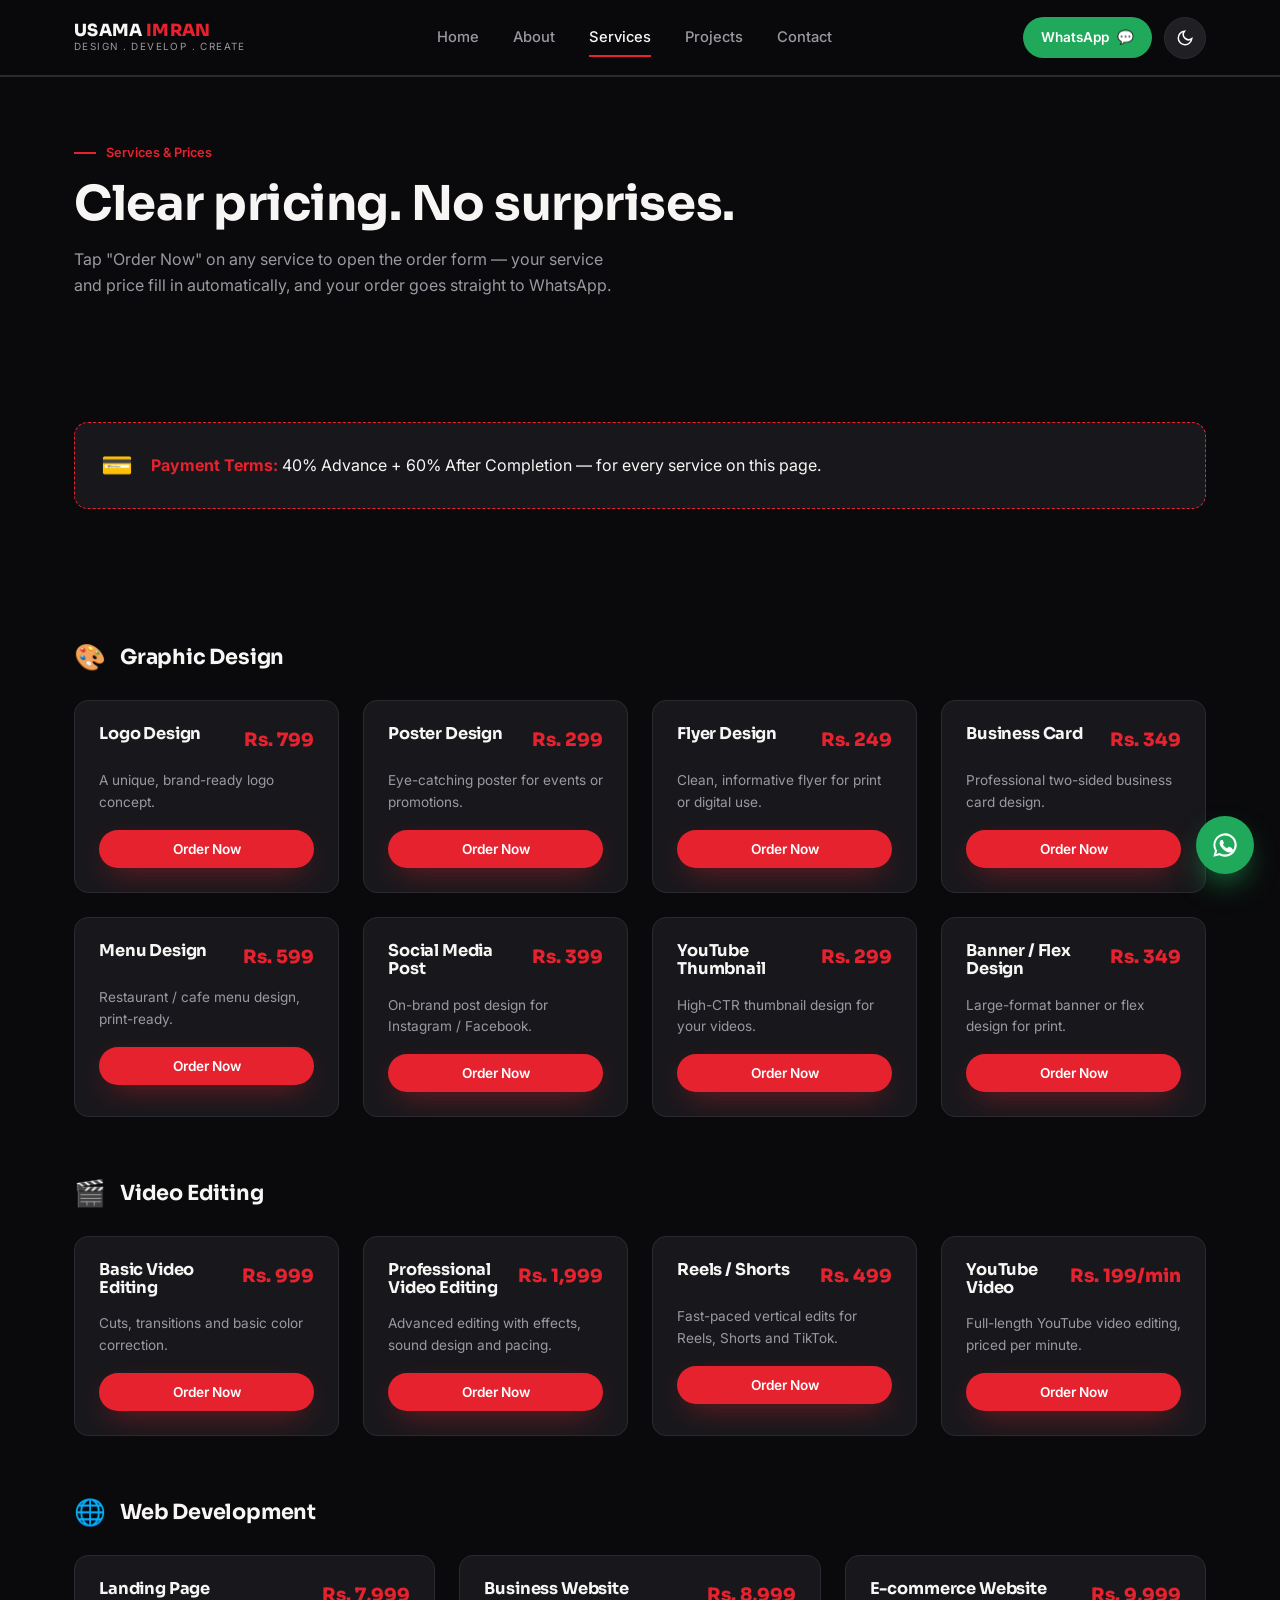
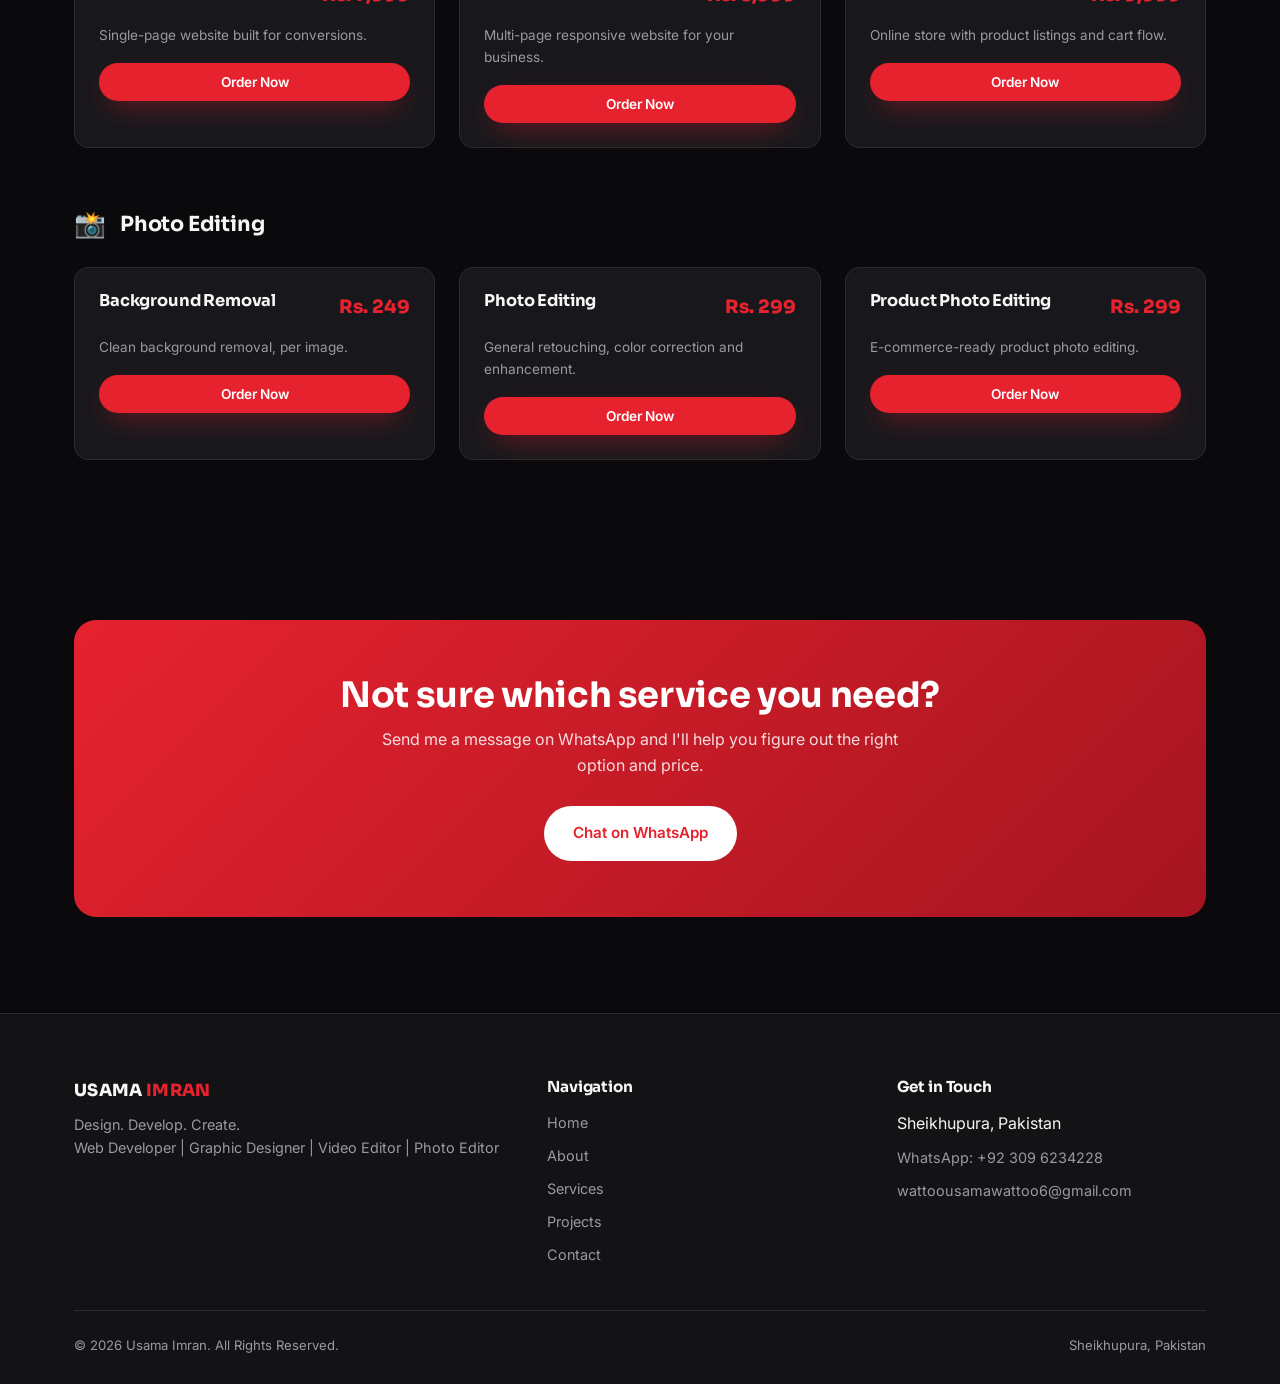
<file: services.html>
<!DOCTYPE html>
<html lang="en">
<head>
<meta charset="UTF-8">
<meta name="viewport" content="width=device-width, initial-scale=1.0">
<title>Services & Prices — Usama Imran | Web, Graphic, Video & Photo</title>
<meta name="description" content="Full price list for web development, graphic design, video editing and photo editing services by Usama Imran. Order directly via WhatsApp, 40% advance + 60% after completion.">
<meta name="keywords" content="web development price Pakistan, logo design price, video editing price, graphic design services, photo editing price">
<meta name="author" content="Usama Imran">
<meta property="og:title" content="Services & Prices — Usama Imran">
<meta property="og:description" content="Transparent pricing for web development, graphic design, video editing and photo editing.">
<meta property="og:type" content="website">
<link rel="icon" href="data:,">
<link rel="preconnect" href="https://fonts.googleapis.com">
<link rel="preconnect" href="https://fonts.gstatic.com" crossorigin>
<link href="https://fonts.googleapis.com/css2?family=Sora:wght@500;700;800&family=Inter:wght@400;500;600;700&display=swap" rel="stylesheet">
<link rel="stylesheet" href="style.css">
</head>
<body>

<header class="nav">
  <div class="container nav-inner">
    <a href="index.html" class="brand">
      <span class="brand-name">USAMA <span>IMRAN</span></span>
      <span class="brand-tag">DESIGN . DEVELOP . CREATE</span>
    </a>
    <nav class="nav-links" aria-label="Primary">
      <a href="index.html" data-nav-link>Home</a>
      <a href="about.html" data-nav-link>About</a>
      <a href="services.html" data-nav-link>Services</a>
      <a href="projects.html" data-nav-link>Projects</a>
      <a href="contact.html" data-nav-link>Contact</a>
    </nav>
    <div class="nav-actions">
      <a class="nav-whatsapp" href="https://wa.me/923096234228" target="_blank" rel="noopener"><span>WhatsApp</span> 💬</a>
      <button class="theme-toggle" data-theme-toggle aria-label="Toggle dark and light mode">
        <svg class="icon-moon" viewBox="0 0 24 24" fill="none" stroke="currentColor" stroke-width="2"><path d="M21 12.8A9 9 0 1111.2 3 7 7 0 0021 12.8z"/></svg>
        <svg class="icon-sun" viewBox="0 0 24 24" fill="none" stroke="currentColor" stroke-width="2"><circle cx="12" cy="12" r="4"/><path d="M12 2v2M12 20v2M4.9 4.9l1.4 1.4M17.7 17.7l1.4 1.4M2 12h2M20 12h2M4.9 19.1l1.4-1.4M17.7 6.3l1.4-1.4"/></svg>
      </button>
      <button class="hamburger" data-hamburger aria-label="Open menu"><span></span><span></span><span></span></button>
    </div>
  </div>
</header>

<div class="mobile-menu" data-mobile-menu>
  <div class="container">
    <a href="index.html" data-nav-link>Home</a>
    <a href="about.html" data-nav-link>About</a>
    <a href="services.html" data-nav-link>Services</a>
    <a href="projects.html" data-nav-link>Projects</a>
    <a href="contact.html" data-nav-link>Contact</a>
    <a class="btn btn-primary btn-block" href="https://wa.me/923096234228" target="_blank" rel="noopener">WhatsApp Me</a>
  </div>
</div>

<main>

  <section class="page-hero">
    <div class="container">
      <span class="eyebrow">Services & Prices</span>
      <h1>Clear pricing. No surprises.</h1>
      <p>Tap "Order Now" on any service to open the order form — your service and price fill in automatically, and your order goes straight to WhatsApp.</p>
    </div>
  </section>

  <section class="section-tight">
    <div class="container">
      <div class="payment-note reveal">
        <div style="font-size:1.6rem;">💳</div>
        <div>
          <b>Payment Terms:</b> 40% Advance + 60% After Completion — for every service on this page.
        </div>
      </div>
    </div>
  </section>

  <!-- ===== GRAPHIC DESIGN ===== -->
  <section class="section-tight">
    <div class="container">
      <div class="price-group">
        <div class="price-group-head reveal"><span class="emoji">🎨</span><h3>Graphic Design</h3></div>
        <div class="grid grid-4">

          <div class="price-card reveal">
            <div class="price-top"><h4>Logo Design</h4><span class="price-tag">Rs. 799</span></div>
            <p class="price-desc">A unique, brand-ready logo concept.</p>
            <button class="btn btn-primary btn-sm btn-block" data-order-btn data-service="Logo Design" data-price="Rs. 799">Order Now</button>
          </div>

          <div class="price-card reveal">
            <div class="price-top"><h4>Poster Design</h4><span class="price-tag">Rs. 299</span></div>
            <p class="price-desc">Eye-catching poster for events or promotions.</p>
            <button class="btn btn-primary btn-sm btn-block" data-order-btn data-service="Poster Design" data-price="Rs. 299">Order Now</button>
          </div>

          <div class="price-card reveal">
            <div class="price-top"><h4>Flyer Design</h4><span class="price-tag">Rs. 249</span></div>
            <p class="price-desc">Clean, informative flyer for print or digital use.</p>
            <button class="btn btn-primary btn-sm btn-block" data-order-btn data-service="Flyer Design" data-price="Rs. 249">Order Now</button>
          </div>

          <div class="price-card reveal">
            <div class="price-top"><h4>Business Card</h4><span class="price-tag">Rs. 349</span></div>
            <p class="price-desc">Professional two-sided business card design.</p>
            <button class="btn btn-primary btn-sm btn-block" data-order-btn data-service="Business Card" data-price="Rs. 349">Order Now</button>
          </div>

          <div class="price-card reveal">
            <div class="price-top"><h4>Menu Design</h4><span class="price-tag">Rs. 599</span></div>
            <p class="price-desc">Restaurant / cafe menu design, print-ready.</p>
            <button class="btn btn-primary btn-sm btn-block" data-order-btn data-service="Menu Design" data-price="Rs. 599">Order Now</button>
          </div>

          <div class="price-card reveal">
            <div class="price-top"><h4>Social Media Post</h4><span class="price-tag">Rs. 399</span></div>
            <p class="price-desc">On-brand post design for Instagram / Facebook.</p>
            <button class="btn btn-primary btn-sm btn-block" data-order-btn data-service="Social Media Post" data-price="Rs. 399">Order Now</button>
          </div>

          <div class="price-card reveal">
            <div class="price-top"><h4>YouTube Thumbnail</h4><span class="price-tag">Rs. 299</span></div>
            <p class="price-desc">High-CTR thumbnail design for your videos.</p>
            <button class="btn btn-primary btn-sm btn-block" data-order-btn data-service="YouTube Thumbnail" data-price="Rs. 299">Order Now</button>
          </div>

          <div class="price-card reveal">
            <div class="price-top"><h4>Banner / Flex Design</h4><span class="price-tag">Rs. 349</span></div>
            <p class="price-desc">Large-format banner or flex design for print.</p>
            <button class="btn btn-primary btn-sm btn-block" data-order-btn data-service="Banner / Flex Design" data-price="Rs. 349">Order Now</button>
          </div>

        </div>
      </div>

      <!-- ===== VIDEO EDITING ===== -->
      <div class="price-group">
        <div class="price-group-head reveal"><span class="emoji">🎬</span><h3>Video Editing</h3></div>
        <div class="grid grid-4">

          <div class="price-card reveal">
            <div class="price-top"><h4>Basic Video Editing</h4><span class="price-tag">Rs. 999</span></div>
            <p class="price-desc">Cuts, transitions and basic color correction.</p>
            <button class="btn btn-primary btn-sm btn-block" data-order-btn data-service="Basic Video Editing" data-price="Rs. 999">Order Now</button>
          </div>

          <div class="price-card reveal">
            <div class="price-top"><h4>Professional Video Editing</h4><span class="price-tag">Rs. 1,999</span></div>
            <p class="price-desc">Advanced editing with effects, sound design and pacing.</p>
            <button class="btn btn-primary btn-sm btn-block" data-order-btn data-service="Professional Video Editing" data-price="Rs. 1,999">Order Now</button>
          </div>

          <div class="price-card reveal">
            <div class="price-top"><h4>Reels / Shorts</h4><span class="price-tag">Rs. 499</span></div>
            <p class="price-desc">Fast-paced vertical edits for Reels, Shorts and TikTok.</p>
            <button class="btn btn-primary btn-sm btn-block" data-order-btn data-service="Reels / Shorts" data-price="Rs. 499">Order Now</button>
          </div>

          <div class="price-card reveal">
            <div class="price-top"><h4>YouTube Video</h4><span class="price-tag">Rs. 199/min</span></div>
            <p class="price-desc">Full-length YouTube video editing, priced per minute.</p>
            <button class="btn btn-primary btn-sm btn-block" data-order-btn data-service="YouTube Video" data-price="Rs. 199/min">Order Now</button>
          </div>

        </div>
      </div>

      <!-- ===== WEB DEVELOPMENT ===== -->
      <div class="price-group">
        <div class="price-group-head reveal"><span class="emoji">🌐</span><h3>Web Development</h3></div>
        <div class="grid grid-3">

          <div class="price-card reveal">
            <div class="price-top"><h4>Landing Page</h4><span class="price-tag">Rs. 7,999</span></div>
            <p class="price-desc">Single-page website built for conversions.</p>
            <button class="btn btn-primary btn-sm btn-block" data-order-btn data-service="Landing Page" data-price="Rs. 7,999">Order Now</button>
          </div>

          <div class="price-card reveal">
            <div class="price-top"><h4>Business Website</h4><span class="price-tag">Rs. 8,999</span></div>
            <p class="price-desc">Multi-page responsive website for your business.</p>
            <button class="btn btn-primary btn-sm btn-block" data-order-btn data-service="Business Website" data-price="Rs. 8,999">Order Now</button>
          </div>

          <div class="price-card reveal">
            <div class="price-top"><h4>E-commerce Website</h4><span class="price-tag">Rs. 9,999</span></div>
            <p class="price-desc">Online store with product listings and cart flow.</p>
            <button class="btn btn-primary btn-sm btn-block" data-order-btn data-service="E-commerce Website" data-price="Rs. 9,999">Order Now</button>
          </div>

        </div>
      </div>

      <!-- ===== PHOTO EDITING ===== -->
      <div class="price-group" style="margin-bottom:0;">
        <div class="price-group-head reveal"><span class="emoji">📸</span><h3>Photo Editing</h3></div>
        <div class="grid grid-3">

          <div class="price-card reveal">
            <div class="price-top"><h4>Background Removal</h4><span class="price-tag">Rs. 249</span></div>
            <p class="price-desc">Clean background removal, per image.</p>
            <button class="btn btn-primary btn-sm btn-block" data-order-btn data-service="Background Removal" data-price="Rs. 249">Order Now</button>
          </div>

          <div class="price-card reveal">
            <div class="price-top"><h4>Photo Editing</h4><span class="price-tag">Rs. 299</span></div>
            <p class="price-desc">General retouching, color correction and enhancement.</p>
            <button class="btn btn-primary btn-sm btn-block" data-order-btn data-service="Photo Editing" data-price="Rs. 299">Order Now</button>
          </div>

          <div class="price-card reveal">
            <div class="price-top"><h4>Product Photo Editing</h4><span class="price-tag">Rs. 299</span></div>
            <p class="price-desc">E-commerce-ready product photo editing.</p>
            <button class="btn btn-primary btn-sm btn-block" data-order-btn data-service="Product Photo Editing" data-price="Rs. 299">Order Now</button>
          </div>

        </div>
      </div>

    </div>
  </section>

  <section class="section">
    <div class="container">
      <div class="cta-box reveal">
        <h2>Not sure which service you need?</h2>
        <p>Send me a message on WhatsApp and I'll help you figure out the right option and price.</p>
        <div class="hero-btns">
          <a href="https://wa.me/923096234228" target="_blank" rel="noopener" class="btn btn-ghost">Chat on WhatsApp</a>
        </div>
      </div>
    </div>
  </section>

</main>

<footer class="footer">
  <div class="container">
    <div class="footer-grid">
      <div>
        <div class="brand-name" style="margin-bottom:8px;">USAMA <span style="color:var(--red)">IMRAN</span></div>
        <p>Design. Develop. Create.<br>Web Developer | Graphic Designer | Video Editor | Photo Editor</p>
      </div>
      <div>
        <h4>Navigation</h4>
        <div class="footer-links">
          <a href="index.html">Home</a>
          <a href="about.html">About</a>
          <a href="services.html">Services</a>
          <a href="projects.html">Projects</a>
          <a href="contact.html">Contact</a>
        </div>
      </div>
      <div>
        <h4>Get in Touch</h4>
        <div class="footer-links">
          <span>Sheikhupura, Pakistan</span>
          <a href="https://wa.me/923096234228" target="_blank" rel="noopener">WhatsApp: +92 309 6234228</a>
          <a href="mailto:wattoousamawattoo6@gmail.com">wattoousamawattoo6@gmail.com</a>
        </div>
      </div>
    </div>
    <div class="footer-bottom">
      <span>© <span data-year></span> Usama Imran. All Rights Reserved.</span>
      <span>Sheikhupura, Pakistan</span>
    </div>
  </div>
</footer>

<!-- ===== ORDER MODAL ===== -->
<div class="modal-overlay" data-order-modal>
  <div class="modal">
    <button class="modal-close" data-order-close aria-label="Close">✕</button>
    <h3>Place Your Order</h3>
    <p class="modal-sub">Fill in the details below — this will open WhatsApp with your order ready to send.</p>

    <div class="form-success" data-form-success>WhatsApp is opening with your order details. If it didn't open, tap the WhatsApp button below.</div>

    <form data-order-form novalidate>
      <div class="field">
        <label for="o-name">Customer Name</label>
        <input type="text" id="o-name" name="name" required>
        <span class="error-text">Please enter your name.</span>
      </div>

      <div class="field-row">
        <div class="field">
          <label for="o-whatsapp">WhatsApp Number</label>
          <input type="tel" id="o-whatsapp" name="whatsapp" placeholder="03XXXXXXXXX" required>
          <span class="error-text">Enter a valid WhatsApp number.</span>
        </div>
        <div class="field">
          <label for="o-budget">Budget</label>
          <input type="text" id="o-budget" name="budget" placeholder="e.g. Rs. 800">
        </div>
      </div>

      <div class="field-row">
        <div class="field">
          <label for="o-service">Select Service</label>
          <select id="o-service" data-order-service name="service" required>
            <option value="" disabled selected>Choose a service</option>
          </select>
          <span class="error-text">Please select a service.</span>
        </div>
        <div class="field">
          <label for="o-price">Service Price</label>
          <input type="text" id="o-price" data-order-price name="price" readonly>
        </div>
      </div>

      <div class="field">
        <label for="o-deadline">Required Deadline</label>
        <input type="text" id="o-deadline" name="deadline" placeholder="e.g. 3 days">
      </div>

      <div class="field">
        <label for="o-details">Project Details</label>
        <textarea id="o-details" name="details" placeholder="Describe what you need..." required></textarea>
        <span class="error-text">Please add a few project details.</span>
      </div>

      <div class="field">
        <label for="o-message">Additional Message</label>
        <textarea id="o-message" name="message" placeholder="Anything else I should know?"></textarea>
      </div>

      <button type="submit" class="btn btn-whatsapp btn-block">Send Order on WhatsApp</button>
      <p class="form-note">Payment: 40% Advance + 60% After Completion. No signup or login required.</p>
    </form>
  </div>
</div>

<a class="float-whatsapp" href="https://wa.me/923096234228" target="_blank" rel="noopener" aria-label="Chat on WhatsApp">
  <svg viewBox="0 0 24 24"><path d="M17.5 14.4c-.3-.1-1.6-.8-1.9-.9-.3-.1-.4-.1-.6.1-.2.3-.7.9-.8 1-.2.2-.3.2-.5.1-1.5-.7-2.4-1.3-3.4-2.9-.3-.4.3-.4.7-1.3.1-.2 0-.3 0-.5-.1-.1-.6-1.4-.8-1.9-.2-.5-.4-.4-.6-.4h-.5c-.2 0-.5.1-.7.3-.3.3-1 1-1 2.4s1 2.8 1.2 3c.1.2 2 3 4.8 4.3.7.3 1.2.5 1.6.6.7.2 1.3.2 1.8.1.5-.1 1.6-.7 1.9-1.3.2-.6.2-1.1.2-1.2-.1-.1-.2-.2-.4-.3z"/><path d="M12 2a10 10 0 00-8.6 15L2 22l5.1-1.3A10 10 0 1012 2zm0 18.2a8.2 8.2 0 01-4.2-1.1l-.3-.2-3 .8.8-2.9-.2-.3A8.2 8.2 0 1112 20.2z"/></svg>
</a>
<button class="back-top" data-back-top aria-label="Back to top">↑</button>

<script src="script.js"></script>
</body>
</html>
</file>
<file: style.css>
/* =========================================================
   USAMA IMRAN — Portfolio
   Design tokens
   ========================================================= */
:root{
  --black:#0a0a0c;
  --black-soft:#131316;
  --surface:#18181c;
  --surface-2:#1f1f24;
  --red:#e6222f;
  --red-dim:#a5151f;
  --gold:#e3b04b;
  --white:#f7f6f4;
  --muted:#9a99a2;
  --line:#2a2a30;
  --shadow: 0 20px 60px rgba(0,0,0,.45);
  --radius: 14px;
  --radius-sm: 8px;
  --font-head: 'Sora', 'Segoe UI', sans-serif;
  --font-body: 'Inter', 'Segoe UI', sans-serif;
  --maxw: 1180px;
  --nav-h: 76px;
  color-scheme: dark;
}

[data-theme="light"]{
  --black:#f7f6f4;
  --black-soft:#ffffff;
  --surface:#ffffff;
  --surface-2:#f0eeea;
  --white:#111114;
  --muted:#5b5a63;
  --line:#e4e2dd;
  --shadow: 0 20px 50px rgba(20,20,25,.08);
  color-scheme: light;
}

*,*::before,*::after{ box-sizing:border-box; }
html{ scroll-behavior:smooth; }
body{
  margin:0;
  background:var(--black);
  color:var(--white);
  font-family:var(--font-body);
  line-height:1.6;
  -webkit-font-smoothing:antialiased;
  transition:background .35s ease, color .35s ease;
  overflow-x:hidden;
}
img{ max-width:100%; display:block; }
a{ color:inherit; text-decoration:none; }
ul{ list-style:none; margin:0; padding:0; }
h1,h2,h3,h4{ font-family:var(--font-head); margin:0; line-height:1.12; font-weight:700; letter-spacing:-0.01em; }
p{ margin:0; }
button{ font-family:inherit; cursor:pointer; }
:focus-visible{ outline:2px solid var(--red); outline-offset:3px; }

.container{ max-width:var(--maxw); margin:0 auto; padding:0 24px; }
.section{ padding:96px 0; }
.section-tight{ padding:64px 0; }
@media (max-width:720px){
  .section{ padding:64px 0; }
}

.eyebrow{
  display:inline-flex; align-items:center; gap:10px;
  font-size:.8rem; color:var(--red); font-weight:600;
  margin-bottom:14px;
}
.eyebrow::before{ content:''; width:22px; height:2px; background:var(--red); display:inline-block; }

.section-head{ max-width:640px; margin-bottom:48px; }
.section-head h2{ font-size:clamp(1.8rem,3.4vw,2.6rem); }
.section-head p{ color:var(--muted); margin-top:14px; font-size:1.02rem; }

/* ---------- Buttons ---------- */
.btn{
  display:inline-flex; align-items:center; justify-content:center; gap:10px;
  padding:14px 28px; border-radius:100px; font-weight:600; font-size:.95rem;
  border:1px solid transparent; transition:transform .25s ease, box-shadow .25s ease, background .25s ease, color .25s ease;
  white-space:nowrap;
}
.btn-primary{ background:var(--red); color:#fff; box-shadow:0 10px 30px -10px rgba(230,34,47,.6); }
.btn-primary:hover{ transform:translateY(-2px); box-shadow:0 16px 34px -10px rgba(230,34,47,.75); }
.btn-outline{ background:transparent; border-color:var(--line); color:var(--white); }
.btn-outline:hover{ border-color:var(--red); color:var(--red); transform:translateY(-2px); }
.btn-ghost{ background:var(--surface-2); color:var(--white); }
.btn-ghost:hover{ transform:translateY(-2px); }
.btn-whatsapp{ background:#20a95a; color:#fff; }
.btn-whatsapp:hover{ transform:translateY(-2px); box-shadow:0 14px 30px -12px rgba(32,169,90,.6); }
.btn-block{ width:100%; }
.btn-sm{ padding:10px 18px; font-size:.85rem; }

/* ---------- Navigation ---------- */
.nav{
  position:fixed; top:0; left:0; right:0; z-index:900;
  height:var(--nav-h);
  display:flex; align-items:center;
  background:rgba(10,10,12,.72);
  backdrop-filter:blur(14px) saturate(140%);
  -webkit-backdrop-filter:blur(14px) saturate(140%);
  border-bottom:1px solid var(--line);
  transition:background .35s ease, border-color .35s ease;
}
[data-theme="light"] .nav{ background:rgba(247,246,244,.78); }
.nav-inner{ display:flex; align-items:center; justify-content:space-between; width:100%; }
.brand{ display:flex; flex-direction:column; line-height:1; }
.brand-name{ font-family:var(--font-head); font-weight:800; font-size:1.05rem; letter-spacing:.02em; }
.brand-name span{ color:var(--red); }
.brand-tag{ font-size:.62rem; color:var(--muted); letter-spacing:.14em; margin-top:3px; }

.nav-links{ display:flex; align-items:center; gap:34px; }
.nav-links a{
  font-size:.92rem; font-weight:500; color:var(--muted); position:relative; padding:6px 0;
  transition:color .25s ease;
}
.nav-links a::after{
  content:''; position:absolute; left:0; bottom:-2px; height:2px; width:0; background:var(--red);
  transition:width .25s ease;
}
.nav-links a:hover{ color:var(--white); }
.nav-links a.active{ color:var(--white); }
.nav-links a.active::after,
.nav-links a:hover::after{ width:100%; }

.nav-actions{ display:flex; align-items:center; gap:12px; }
.theme-toggle{
  width:42px; height:42px; border-radius:50%; border:1px solid var(--line);
  background:var(--surface-2); display:flex; align-items:center; justify-content:center;
  transition:transform .3s ease, border-color .3s ease;
}
.theme-toggle:hover{ transform:rotate(20deg); border-color:var(--red); }
.theme-toggle svg{ width:18px; height:18px; }
.icon-sun{ display:none; }
[data-theme="light"] .icon-sun{ display:block; }
[data-theme="light"] .icon-moon{ display:none; }

.nav-whatsapp{
  display:flex; align-items:center; gap:8px; background:#20a95a; color:#fff;
  padding:10px 18px; border-radius:100px; font-size:.85rem; font-weight:600;
}
.nav-whatsapp:hover{ transform:translateY(-1px); }

.hamburger{
  display:none; flex-direction:column; gap:5px; width:38px; height:38px;
  align-items:center; justify-content:center; border:1px solid var(--line); border-radius:10px;
  background:var(--surface-2);
}
.hamburger span{ width:18px; height:2px; background:var(--white); transition:transform .3s ease, opacity .3s ease; }
.hamburger.open span:nth-child(1){ transform:translateY(7px) rotate(45deg); }
.hamburger.open span:nth-child(2){ opacity:0; }
.hamburger.open span:nth-child(3){ transform:translateY(-7px) rotate(-45deg); }

.mobile-menu{
  position:fixed; top:var(--nav-h); left:0; right:0; z-index:850;
  background:var(--black-soft); border-bottom:1px solid var(--line);
  max-height:0; overflow:hidden; transition:max-height .35s ease;
}
.mobile-menu.open{ max-height:520px; }
.mobile-menu .container{ padding:20px 24px 28px; display:flex; flex-direction:column; gap:6px; }
.mobile-menu a{ padding:12px 4px; font-size:1.02rem; color:var(--white); border-bottom:1px solid var(--line); }
.mobile-menu a.active{ color:var(--red); }
.mobile-menu .btn{ margin-top:14px; }

@media (max-width:920px){
  .nav-links{ display:none; }
  .hamburger{ display:flex; }
  .nav-whatsapp span{ display:none; }
  .nav-whatsapp{ padding:10px; }
}

/* ---------- Hero ---------- */
.hero{
  padding-top:calc(var(--nav-h) + 72px); padding-bottom:80px;
  position:relative; overflow:hidden;
}
.hero::before{
  content:''; position:absolute; top:-200px; right:-160px; width:520px; height:520px;
  background:radial-gradient(circle, rgba(230,34,47,.28), transparent 70%);
  filter:blur(10px); pointer-events:none;
}
.hero-grid{
  display:grid; grid-template-columns:1.05fr .95fr; gap:56px; align-items:center;
}
.hero-kicker{ display:flex; align-items:center; gap:10px; color:var(--red); font-weight:600; font-size:.85rem; margin-bottom:22px; }
.hero-kicker .dot{ width:8px; height:8px; border-radius:50%; background:var(--red); animation:pulse 1.8s infinite; }
@keyframes pulse{ 0%,100%{opacity:1;} 50%{opacity:.35;} }

.hero h1{ font-size:clamp(2.4rem,5.6vw,4rem); }
.hero h1 .last{ display:block; color:var(--red); }
.hero-role{ margin-top:20px; font-size:clamp(1rem,2vw,1.2rem); color:var(--muted); font-weight:500; }
.hero-tagline{ margin-top:6px; font-family:var(--font-head); font-size:1.1rem; letter-spacing:.02em; }
.hero-desc{ margin-top:22px; color:var(--muted); max-width:520px; font-size:1.02rem; }
.hero-btns{ display:flex; flex-wrap:wrap; gap:14px; margin-top:34px; }

.hero-visual{ position:relative; display:flex; justify-content:center; }
.hero-frame{
  position:relative; width:min(360px,100%); aspect-ratio:4/5; border-radius:24px;
  background:linear-gradient(155deg, var(--surface), var(--surface-2));
  border:1px solid var(--line); overflow:hidden; box-shadow:var(--shadow);
}
.hero-frame img{ width:100%; height:100%; object-fit:cover; }
.hero-frame::after{
  content:''; position:absolute; inset:0; border-radius:24px;
  background:linear-gradient(200deg, transparent 55%, rgba(0,0,0,.5) 100%);
}
.hero-badge{
  position:absolute; bottom:-18px; left:-18px; background:var(--surface); border:1px solid var(--line);
  border-radius:16px; padding:14px 18px; box-shadow:var(--shadow); display:flex; gap:12px; align-items:center;
  backdrop-filter:blur(6px);
}
.hero-badge b{ display:block; font-family:var(--font-head); font-size:1.1rem; }
.hero-badge span{ font-size:.72rem; color:var(--muted); }
.hero-tick{
  position:absolute; top:16px; right:-14px; background:var(--red); color:#fff; font-size:.72rem; font-weight:700;
  padding:8px 14px; border-radius:100px; box-shadow:0 10px 24px -8px rgba(230,34,47,.7);
}

@media (max-width:920px){
  .hero-grid{ grid-template-columns:1fr; }
  .hero-visual{ order:-1; margin-bottom:20px; }
}

/* ---------- Skill / Service / Why cards ---------- */
.grid{ display:grid; gap:24px; }
.grid-4{ grid-template-columns:repeat(4,1fr); }
.grid-3{ grid-template-columns:repeat(3,1fr); }
.grid-2{ grid-template-columns:repeat(2,1fr); }
@media (max-width:960px){ .grid-4{ grid-template-columns:repeat(2,1fr);} .grid-3{ grid-template-columns:repeat(2,1fr);} }
@media (max-width:600px){ .grid-4,.grid-3,.grid-2{ grid-template-columns:1fr; } }

.card{
  background:var(--surface); border:1px solid var(--line); border-radius:var(--radius);
  padding:28px; transition:transform .3s ease, border-color .3s ease, box-shadow .3s ease;
}
.card:hover{ transform:translateY(-6px); border-color:var(--red); box-shadow:var(--shadow); }
.card-icon{
  width:46px; height:46px; border-radius:12px; background:var(--surface-2);
  display:flex; align-items:center; justify-content:center; margin-bottom:18px;
  border:1px solid var(--line);
}
.card-icon svg{ width:22px; height:22px; stroke:var(--red); }
.card h3{ font-size:1.06rem; margin-bottom:8px; }
.card p{ color:var(--muted); font-size:.92rem; }
.card ul{ margin-top:14px; display:flex; flex-direction:column; gap:8px; }
.card ul li{ font-size:.88rem; color:var(--muted); display:flex; align-items:center; gap:8px; }
.card ul li::before{ content:''; width:5px; height:5px; border-radius:50%; background:var(--red); flex:none; }

.skill-block{ margin-bottom:44px; }
.skill-block h3{ font-size:1.1rem; margin-bottom:16px; display:flex; align-items:center; gap:10px; }
.skill-tags{ display:flex; flex-wrap:wrap; gap:10px; }
.skill-tag{
  padding:9px 16px; border-radius:100px; background:var(--surface); border:1px solid var(--line);
  font-size:.85rem; color:var(--white); transition:border-color .25s ease, transform .25s ease;
}
.skill-tag:hover{ border-color:var(--red); transform:translateY(-2px); }

/* ---------- Reveal on scroll ---------- */
.reveal{ opacity:0; transform:translateY(24px); transition:opacity .7s ease, transform .7s ease; }
.reveal.in{ opacity:1; transform:none; }

/* ---------- Featured project / CTA ---------- */
.feature-box{
  background:linear-gradient(135deg, var(--surface), var(--surface-2));
  border:1px solid var(--line); border-radius:20px; padding:44px;
  display:grid; grid-template-columns:1fr auto; gap:30px; align-items:center;
  position:relative; overflow:hidden;
}
.feature-box::before{
  content:''; position:absolute; width:280px; height:280px; background:radial-gradient(circle, rgba(230,34,47,.22), transparent 70%);
  top:-100px; right:-60px;
}
.feature-tag{ display:inline-block; font-size:.72rem; color:var(--red); font-weight:700; letter-spacing:.08em; margin-bottom:12px; }
.feature-box h3{ font-size:1.5rem; margin-bottom:10px; }
.feature-box p{ color:var(--muted); max-width:480px; }
@media (max-width:760px){ .feature-box{ grid-template-columns:1fr; } }

.cta-box{
  background:linear-gradient(135deg, var(--red), var(--red-dim));
  border-radius:22px; padding:56px 44px; text-align:center; color:#fff;
  position:relative; overflow:hidden;
}
.cta-box h2{ font-size:clamp(1.6rem,3.4vw,2.2rem); color:#fff; }
.cta-box p{ color:rgba(255,255,255,.85); margin-top:12px; max-width:520px; margin-left:auto; margin-right:auto; }
.cta-box .hero-btns{ justify-content:center; margin-top:28px; }
.cta-box .btn-outline{ border-color:rgba(255,255,255,.5); color:#fff; }
.cta-box .btn-outline:hover{ border-color:#fff; background:rgba(255,255,255,.12); }
.cta-box .btn-ghost{ background:#fff; color:var(--red); }

/* ---------- Pricing / services page ---------- */
.price-group{ margin-bottom:56px; }
.price-group-head{ display:flex; align-items:center; gap:14px; margin-bottom:22px; }
.price-group-head .emoji{ font-size:1.6rem; }
.price-group-head h3{ font-size:1.3rem; }
.price-card{
  background:var(--surface); border:1px solid var(--line); border-radius:var(--radius);
  padding:24px; display:flex; flex-direction:column; gap:16px; transition:transform .3s ease, border-color .3s ease;
}
.price-card:hover{ transform:translateY(-5px); border-color:var(--red); }
.price-top{ display:flex; justify-content:space-between; align-items:flex-start; gap:10px; }
.price-top h4{ font-size:1.02rem; }
.price-tag{ font-family:var(--font-head); font-weight:800; color:var(--red); font-size:1.15rem; white-space:nowrap; }
.price-desc{ color:var(--muted); font-size:.85rem; }

.payment-note{
  display:flex; align-items:center; gap:18px; background:var(--surface); border:1px dashed var(--red);
  border-radius:var(--radius); padding:22px 26px; margin-top:10px;
}
.payment-note b{ color:var(--red); }

/* ---------- Modal (order form) ---------- */
.modal-overlay{
  position:fixed; inset:0; background:rgba(5,5,7,.72); backdrop-filter:blur(6px);
  display:flex; align-items:flex-start; justify-content:center; z-index:1000;
  opacity:0; pointer-events:none; transition:opacity .3s ease; padding:40px 16px; overflow-y:auto;
}
.modal-overlay.open{ opacity:1; pointer-events:auto; }
.modal{
  background:var(--surface); border:1px solid var(--line); border-radius:18px; width:100%; max-width:540px;
  padding:34px; position:relative; transform:translateY(20px); transition:transform .35s ease; box-shadow:var(--shadow);
}
.modal-overlay.open .modal{ transform:translateY(0); }
.modal-close{
  position:absolute; top:18px; right:18px; width:36px; height:36px; border-radius:50%; border:1px solid var(--line);
  background:var(--surface-2); display:flex; align-items:center; justify-content:center; font-size:1.1rem;
}
.modal h3{ font-size:1.3rem; margin-bottom:4px; }
.modal .modal-sub{ color:var(--muted); font-size:.88rem; margin-bottom:22px; }

/* ---------- Forms ---------- */
.field{ margin-bottom:16px; }
.field label{ display:block; font-size:.82rem; color:var(--muted); margin-bottom:7px; font-weight:500; }
.field input, .field select, .field textarea{
  width:100%; background:var(--surface-2); border:1px solid var(--line); border-radius:10px;
  padding:13px 14px; color:var(--white); font-family:inherit; font-size:.94rem; transition:border-color .25s ease;
}
.field input:focus, .field select:focus, .field textarea:focus{ border-color:var(--red); }
.field textarea{ resize:vertical; min-height:90px; }
.field-row{ display:grid; grid-template-columns:1fr 1fr; gap:14px; }
@media (max-width:480px){ .field-row{ grid-template-columns:1fr; } }
.error-text{ color:var(--red); font-size:.76rem; margin-top:5px; display:none; }
.field.invalid input, .field.invalid select, .field.invalid textarea{ border-color:var(--red); }
.field.invalid .error-text{ display:block; }
.form-note{ font-size:.78rem; color:var(--muted); margin-top:14px; }
.form-success{
  display:none; background:rgba(32,169,90,.12); border:1px solid #20a95a; color:#20a95a;
  padding:12px 16px; border-radius:10px; font-size:.86rem; margin-bottom:16px;
}
.form-success.show{ display:block; }

/* ---------- Floating WhatsApp ---------- */
.float-whatsapp{
  position:fixed; bottom:26px; right:26px; width:58px; height:58px; border-radius:50%;
  background:#20a95a; display:flex; align-items:center; justify-content:center; z-index:700;
  box-shadow:0 14px 30px -8px rgba(32,169,90,.7); animation:float 3s ease-in-out infinite;
}
.float-whatsapp svg{ width:28px; height:28px; fill:#fff; }
@keyframes float{ 0%,100%{ transform:translateY(0);} 50%{ transform:translateY(-6px);} }

/* ---------- Back to top ---------- */
.back-top{
  position:fixed; bottom:26px; left:26px; width:48px; height:48px; border-radius:50%;
  background:var(--surface); border:1px solid var(--line); display:flex; align-items:center; justify-content:center;
  z-index:700; opacity:0; pointer-events:none; transition:opacity .3s ease, transform .3s ease;
}
.back-top.show{ opacity:1; pointer-events:auto; }
.back-top:hover{ border-color:var(--red); transform:translateY(-3px); }

/* ---------- Footer ---------- */
.footer{ background:var(--black-soft); border-top:1px solid var(--line); padding:64px 0 28px; }
.footer-grid{ display:grid; grid-template-columns:1.4fr 1fr 1fr; gap:40px; margin-bottom:44px; }
.footer h4{ font-size:.95rem; margin-bottom:16px; }
.footer p{ color:var(--muted); font-size:.9rem; }
.footer-links{ display:flex; flex-direction:column; gap:10px; }
.footer-links a{ color:var(--muted); font-size:.9rem; transition:color .25s ease; }
.footer-links a:hover{ color:var(--red); }
.footer-bottom{
  border-top:1px solid var(--line); padding-top:24px; display:flex; justify-content:space-between; flex-wrap:wrap; gap:12px;
  color:var(--muted); font-size:.82rem;
}
@media (max-width:760px){ .footer-grid{ grid-template-columns:1fr; } }

/* ---------- Misc pages ---------- */
.page-hero{ padding:calc(var(--nav-h) + 60px) 0 50px; text-align:left; }
.page-hero h1{ font-size:clamp(2rem,4.6vw,3rem); }
.page-hero p{ color:var(--muted); margin-top:16px; max-width:560px; }
.approach-list{ display:flex; flex-direction:column; gap:22px; }
.approach-item{ display:flex; gap:20px; padding-bottom:22px; border-bottom:1px solid var(--line); }
.approach-num{ font-family:var(--font-head); font-weight:800; font-size:1.4rem; color:var(--red); flex:none; width:50px; }
.approach-item h3{ font-size:1.05rem; margin-bottom:6px; }
.approach-item p{ color:var(--muted); font-size:.93rem; }

.tab-bar{ display:flex; gap:10px; flex-wrap:wrap; margin-bottom:38px; }
.tab-btn{
  padding:10px 20px; border-radius:100px; background:var(--surface); border:1px solid var(--line);
  font-size:.88rem; font-weight:600; color:var(--muted); transition:all .25s ease;
}
.tab-btn.active, .tab-btn:hover{ background:var(--red); color:#fff; border-color:var(--red); }
.tab-panel{ display:none; }
.tab-panel.active{ display:block; }

.project-hero{
  background:linear-gradient(135deg, var(--surface), var(--surface-2)); border:1px solid var(--line);
  border-radius:22px; padding:44px; margin-bottom:20px; position:relative; overflow:hidden;
}
.project-hero::before{ content:''; position:absolute; top:-120px; right:-80px; width:320px; height:320px; background:radial-gradient(circle, rgba(230,34,47,.22), transparent 70%); }
.project-cat{ display:inline-block; font-size:.72rem; font-weight:700; color:var(--red); letter-spacing:.06em; margin-bottom:14px; }
.project-hero h2{ font-size:clamp(1.6rem,3.4vw,2.2rem); margin-bottom:14px; }
.project-hero p{ color:var(--muted); max-width:560px; margin-bottom:26px; }

.contact-grid{ display:grid; grid-template-columns:.9fr 1.1fr; gap:44px; align-items:start; }
@media (max-width:900px){ .contact-grid{ grid-template-columns:1fr; } }
.contact-info-card{ background:var(--surface); border:1px solid var(--line); border-radius:var(--radius); padding:30px; margin-bottom:20px; }
.contact-row{ display:flex; gap:16px; align-items:flex-start; padding:16px 0; border-bottom:1px solid var(--line); }
.contact-row:last-child{ border-bottom:none; }
.contact-row .card-icon{ margin-bottom:0; }
.contact-row b{ display:block; font-size:.95rem; }
.contact-row span{ color:var(--muted); font-size:.88rem; }
.form-card{ background:var(--surface); border:1px solid var(--line); border-radius:var(--radius); padding:32px; }

.badge-row{ display:flex; gap:10px; flex-wrap:wrap; margin-top:20px; }
.badge{ font-size:.76rem; color:var(--muted); border:1px solid var(--line); padding:6px 12px; border-radius:100px; }
</file>
